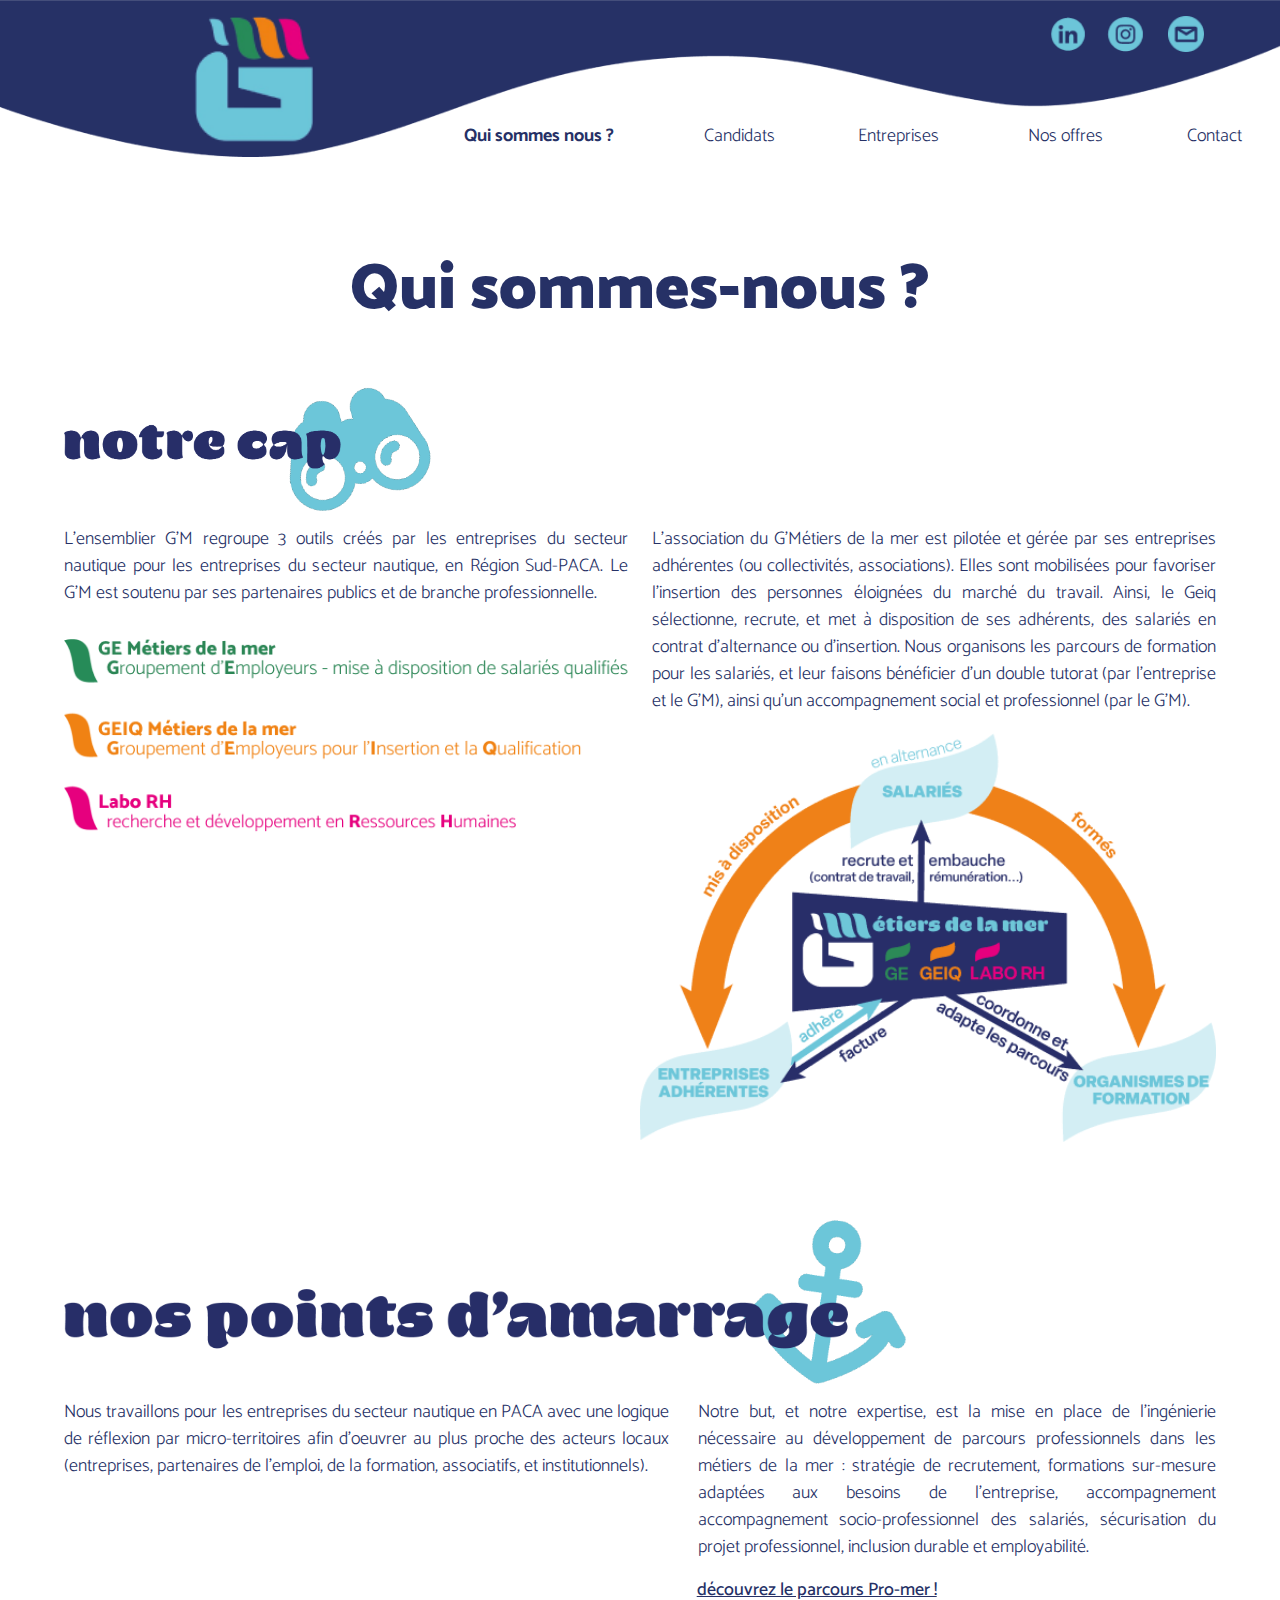
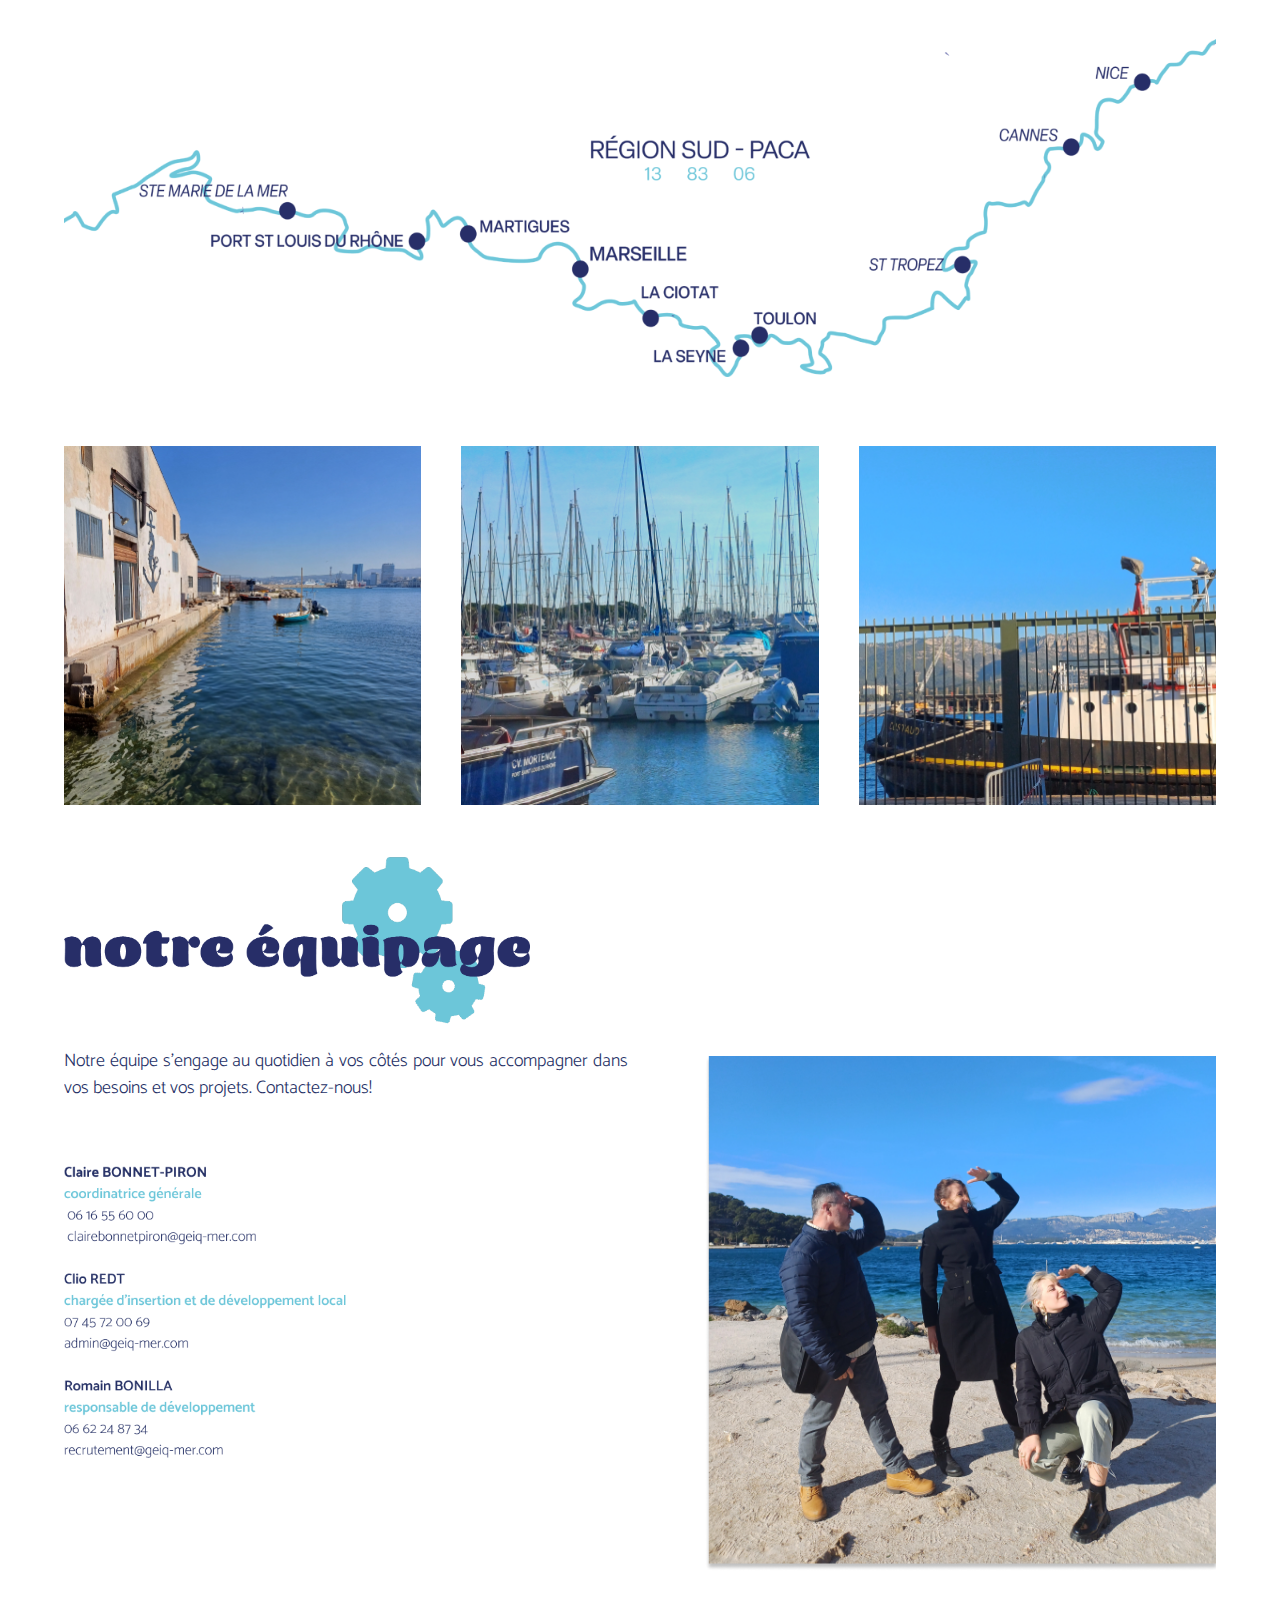
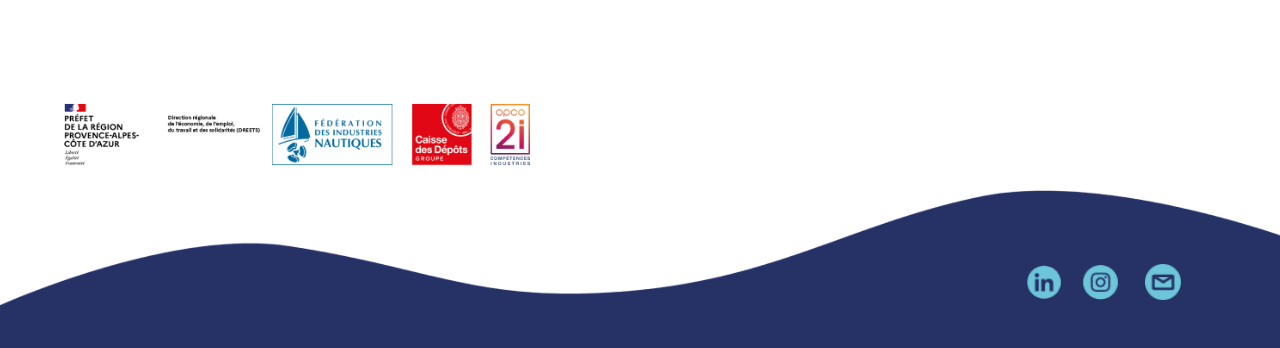
<file: index.html>
<!DOCTYPE html>
<html lang="fr">
<head>
    <meta charset="UTF-8">
    <meta name="viewport" content="width=device-width, initial-scale=1.0">
    <title>Ma Page avec Navbar</title>
    <link rel="stylesheet" href="style.css">
    <link href="https://cdn.jsdelivr.net/npm/bootstrap@5.3.3/dist/css/bootstrap.min.css" rel="stylesheet" integrity="sha384-QWTKZyjpPEjISv5WaRU9OFeRpok6YctnYmDr5pNlyT2bRjXh0JMhjY6hW+ALEwIH" crossorigin="anonymous">
</head>
<body>
  <header>
    <nav class="navbar">
        <img src="assets/img/Logo_GMetiersdelamer_reduit-removebg-preview_1.png" alt="Logo de mon site" class="logo">
        <div class="social-links">
            <a href="lien-vers-reseau-social1" class="social-link-1"><img src="assets/img/linkedinicone_1.png" alt="Réseau Social 1"></a>
            <a href="lien-vers-reseau-social2" class="social-link-2"><img src="assets/img/instaicone_1.png" alt="Réseau Social 2"></a>
            <a href="lien-vers-reseau-social3" class="social-link-3" ><img src="assets/img/email_1.png" alt="Réseau Social 3"></a>
        </div>
        <div class="custom-links">
          <a href="index.html" class="custom-link-1 catamaran-bold-2 mt-custom-font text-color-p">Qui sommes nous ?</a>
          <a href="candidats.html" class="custom-link-2 catamaran-light mt-custom-font text-color-p">Candidats</a>
          <a href="entreprises.html" class="custom-link-3 catamaran-light mt-custom-font text-color-p">Entreprises</a>
          <a href="offres.php" class="custom-link-4 catamaran-light mt-custom-font text-color-p">Nos offres</a>
          <a href="contact.html" class="custom-link-5 catamaran-light mt-custom-font text-color-p">Contact</a>
        </div>
        <img src="assets/img/MENU_BURGER_1.png" alt="Menu" class="menu-burger" data-bs-toggle="offcanvas" data-bs-target="#offcanvasRight" aria-controls="offcanvasRight">
    
        <!-- Offcanvas menu -->
        <div class="offcanvas offcanvas-end" tabindex="-1" id="offcanvasRight" aria-labelledby="offcanvasRightLabel" style="width:66%;">
            <div class="offcanvas-header">
                <h5 id="offcanvasRightLabel">Menu</h5>
                <button type="button" class="btn-close text-reset" data-bs-dismiss="offcanvas" aria-label="Close"></button>
            </div>
            <div class="offcanvas-body">
                <div class="custom-buger-links">
                    <a href="index.html" class="custom-link-1 d-block catamaran-bold-2">Qui sommes nous ?</a>
                    <a href="candidats.html" class="custom-link-2 d-block catamaran-light">Candidats</a>
                    <a href="entreprises.html" class="custom-link-3 d-block catamaran-light">Entreprises</a>
                    <a href="offres.php" class="custom-link-4 d-block catamaran-light">Nos offres</a>
                    <a href="contact.html" class="custom-link-5 d-block catamaran-light">Contact</a>
                </div>
            </div>
        </div>
    </nav>
  </header>

  <main class="overflow-hidden">
    <div class="container-1 custom-container mt-5">
      <div class="row justify-content-center">
        <div class="col-12 col-md-7 text-center mt-5">
          <h1 class="title-font-size-ultra-xxl text-color-p catamaran-bold-3">Qui sommes-nous ?</h1>
        </div>
      </div>
      <img src="assets/img/notre_cap.png" alt="Image PC" class="col-md-4 cs-notre-cap mt-4">
      <div class="row position-relative ">
        <p class="col-6 custom-col text-justify mt-custom-font text-color-p catamaran-light">L’ensemblier G’M regroupe 3 outils créés par les entreprises du secteur nautique pour les entreprises du secteur nautique, en Région Sud-PACA. Le G’M est soutenu par ses partenaires publics et de branche professionnelle.</p>
        <p class="col-6 text-justify mt-custom-font text-color-p catamaran-light">L’association du G’Métiers de la mer est pilotée et gérée par ses entreprises adhérentes (ou collectivités, associations). Elles sont mobilisées pour favoriser l’insertion des personnes éloignées du marché du travail. Ainsi, le Geiq sélectionne, recrute, et met à disposition de ses adhérents, des salariés en contrat d’alternance ou d’insertion. Nous organisons les parcours de  formation pour les salariés, et leur faisons bénéficier d’un double tutorat (par l’entreprise et le G’M), ainsi qu’un accompagnement social et professionnel (par le G’M).</p>
        <div class="image-container position-absolute w-100">
            <img src="assets/img/Group_15.png" alt="Image mobile" class="image-mobile position-absolute ">
            <img src="assets/img/Group_16.png" alt="Image PC" class="image-desktop col-md-6 position-absolute">
        </div>
      </div>
      <img src="assets/img/schema_fonctionnement_geiq_V15_1.png" alt="Grande image" class="col-12 col-md-6 offset-md-6 start-md-end cm-shema">
    </div>

    <div class="container-2 mt-5 position-relative">
      <!-- Image-Titre (remplacer 'chemin_vers_image_titre.jpg' par le chemin réel) -->
      <img src="assets/img/amarrage.png" alt="Nos Points d'Amarrage" class="img-fluid col-12 col-md-9">
  
      <!-- Image-Carte mobile -->
      <img src="assets/img/cartographie_amarrage_version_tél_1.png" alt="Carte" class="img-fluid mb-4 mb-xxl-5 d-md-none col-12">
  
      <!-- Paragraphes -->
      <div class="d-md-flex justify-content-between"> 
        <p class="text-justify mt-custom-font col-md-custom-1 text-color-p catamaran-light">Nous travaillons pour les entreprises du secteur nautique en PACA avec une logique de réflexion par micro-territoires afin d’oeuvrer au plus proche des acteurs locaux (entreprises, partenaires de l’emploi, de la formation, associatifs, et institutionnels).</p>
        <p class="text-justify mt-custom-font col-md-custom-2 text-color-p catamaran-light">Notre but, et notre expertise, est la mise en place de l’ingénierie nécessaire au développement de parcours professionnels dans les métiers de la mer : stratégie de recrutement, formations sur-mesure adaptées aux besoins de l’entreprise, accompagnement accompagnement socio-professionnel des salariés, sécurisation du projet professionnel, inclusion durable et employabilité.</p>
      </div>
      <div class="row">
        <a href="#" class="custom-afont-size col-md-custom catamaran-bold text-decoration-color-blue text-color-p">découvrez le parcours Pro-mer !</a>
      </div>
      <!-- Image-Carte desktop -->
      <img src="assets/img/cartographie_amarrage_1.png" alt="Carte" class="img-fluid margin-map d-none d-md-block col-md-12 ">
      <!-- Carousel -->
      <div id="monCarousel" class="carousel slide mt-4 col-12 d-md-none" data-bs-ride="carousel" data-bs-interval="10000">
        <!-- Indicateurs -->
        <div class="carousel-indicators">
            <button type="button" data-bs-target="#monCarousel" data-bs-slide-to="0" class="active" aria-current="true" aria-label="Slide 1"></button>
            <button type="button" data-bs-target="#monCarousel" data-bs-slide-to="1" aria-label="Slide 2"></button>
            <button type="button" data-bs-target="#monCarousel" data-bs-slide-to="2" aria-label="Slide 3"></button>
        </div>
    
        <!-- Wrapper pour les slides -->
        <div class="carousel-inner">
            <div class="carousel-item active">
                <img src="assets/img/20230626_093646.png" class="d-block w-100" alt="...">
            </div>
            <div class="carousel-item">
                <img src="assets/img/20240202_171749.png" class="d-block w-100" alt="...">
            </div>
            <div class="carousel-item">
                <img src="assets/img/20240123_085441.png" class="d-block w-100" alt="...">
            </div>
        </div>
      </div>
      <div class="images-3 d-flex justify-content-between mt-md-5">
        <img src="assets/img/20230626_093646.png" alt="..." class="col-md-custom-31 d-none d-md-block">
        <img src="assets/img/20240202_171749.png" alt="..." class="col-md-custom-31 d-none d-md-block">
        <img src="assets/img/20240123_085441.png" alt="..." class="col-md-custom-31 d-none d-md-block">
      </div>
    </div>


    <div class="container-3 mt-5 position-md-relative">
        <!-- Première image 7/12 -->
        <div class="row">
            <img src="assets/img/notre_equipage.png" class="img-fluid col-8 col-md-5 mb-3" alt="Image descriptive">
        </div>
    
        <!-- Seconde image 12/12 -->
        <div class="row pb-md-5">
            <img src="assets/img/photo_équipe_1.png" class="img-fluid col-12 mb-4 d-md-none" alt="Image supplémentaire">
            <p class="col-12 col-md-6 text-justify text-color-p mt-custom-font catamaran-light">Notre équipe s’engage au quotidien à vos côtés pour vous accompagner dans vos besoins et vos projets. Contactez-nous!</p>
            <div class="col-md-6 d-none d-md-flex justify-content-end p-2">
                <img src="assets/img/photo_équipe_1.png" class="img-fluid custom-larger-image" alt="Image supplémentaire">
            </div>
        </div>
        <!-- Image membres PC-->
        <div class="position-md-absolute custom-position col-md-6 d-none d-md-block">
            <img src="assets/img/membres.png" alt="..." class="members-img">
        </div>
        <!-- Image membres mobile-->
        <div class="row d-md-none mb-5">
          <img src="assets/img/membres.png" alt="..." class="members-img col-9 col-sm-7">
        </div>
        <!-- Dernière image 12/12 -->
        <div class="row">
            <img src="assets/img/Group_13.png" class="img-fluid col-12 col-md-5 mb-4 partenaires-img" alt="Image de clôture">
        </div>
    </div>

  </main>
  <footer>
    <div class="footer-bar">
      <div class="social-links-footer">
          <a href="lien-vers-reseau-social1" class="social-link-f1"><img src="assets/img/linkedinicone_1.png" alt="Réseau Social 1"></a>
          <a href="lien-vers-reseau-social2" class="social-link-f2"><img src="assets/img/instaicone_1.png" alt="Réseau Social 2"></a>
          <a href="lien-vers-reseau-social3" class="social-link-f3"><img src="assets/img/email_1.png" alt="Réseau Social 3"></a>
      </div>
  </div>
  </footer>
  <script src="https://cdn.jsdelivr.net/npm/bootstrap@5.3.3/dist/js/bootstrap.bundle.min.js" integrity="sha384-YvpcrYf0tY3lHB60NNkmXc5s9fDVZLESaAA55NDzOxhy9GkcIdslK1eN7N6jIeHz" crossorigin="anonymous"></script>
</body>
</html>
</file>
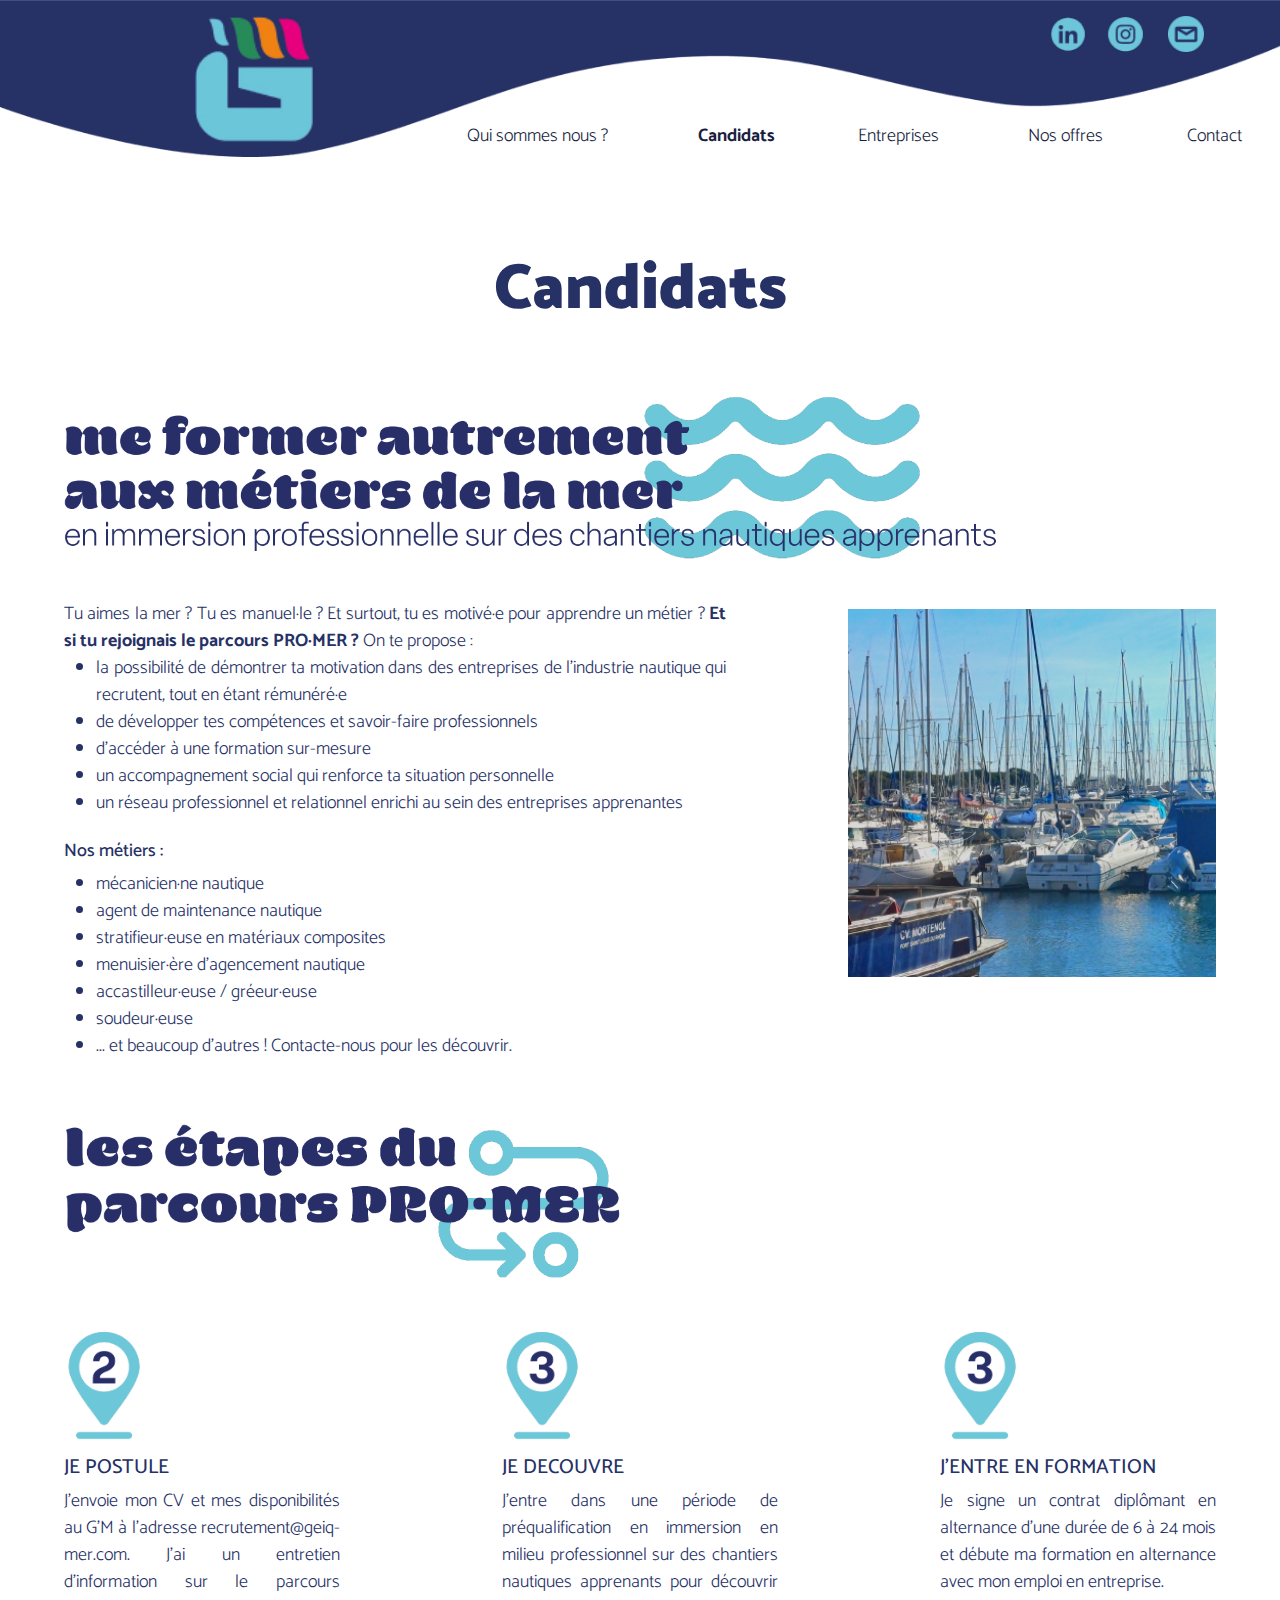
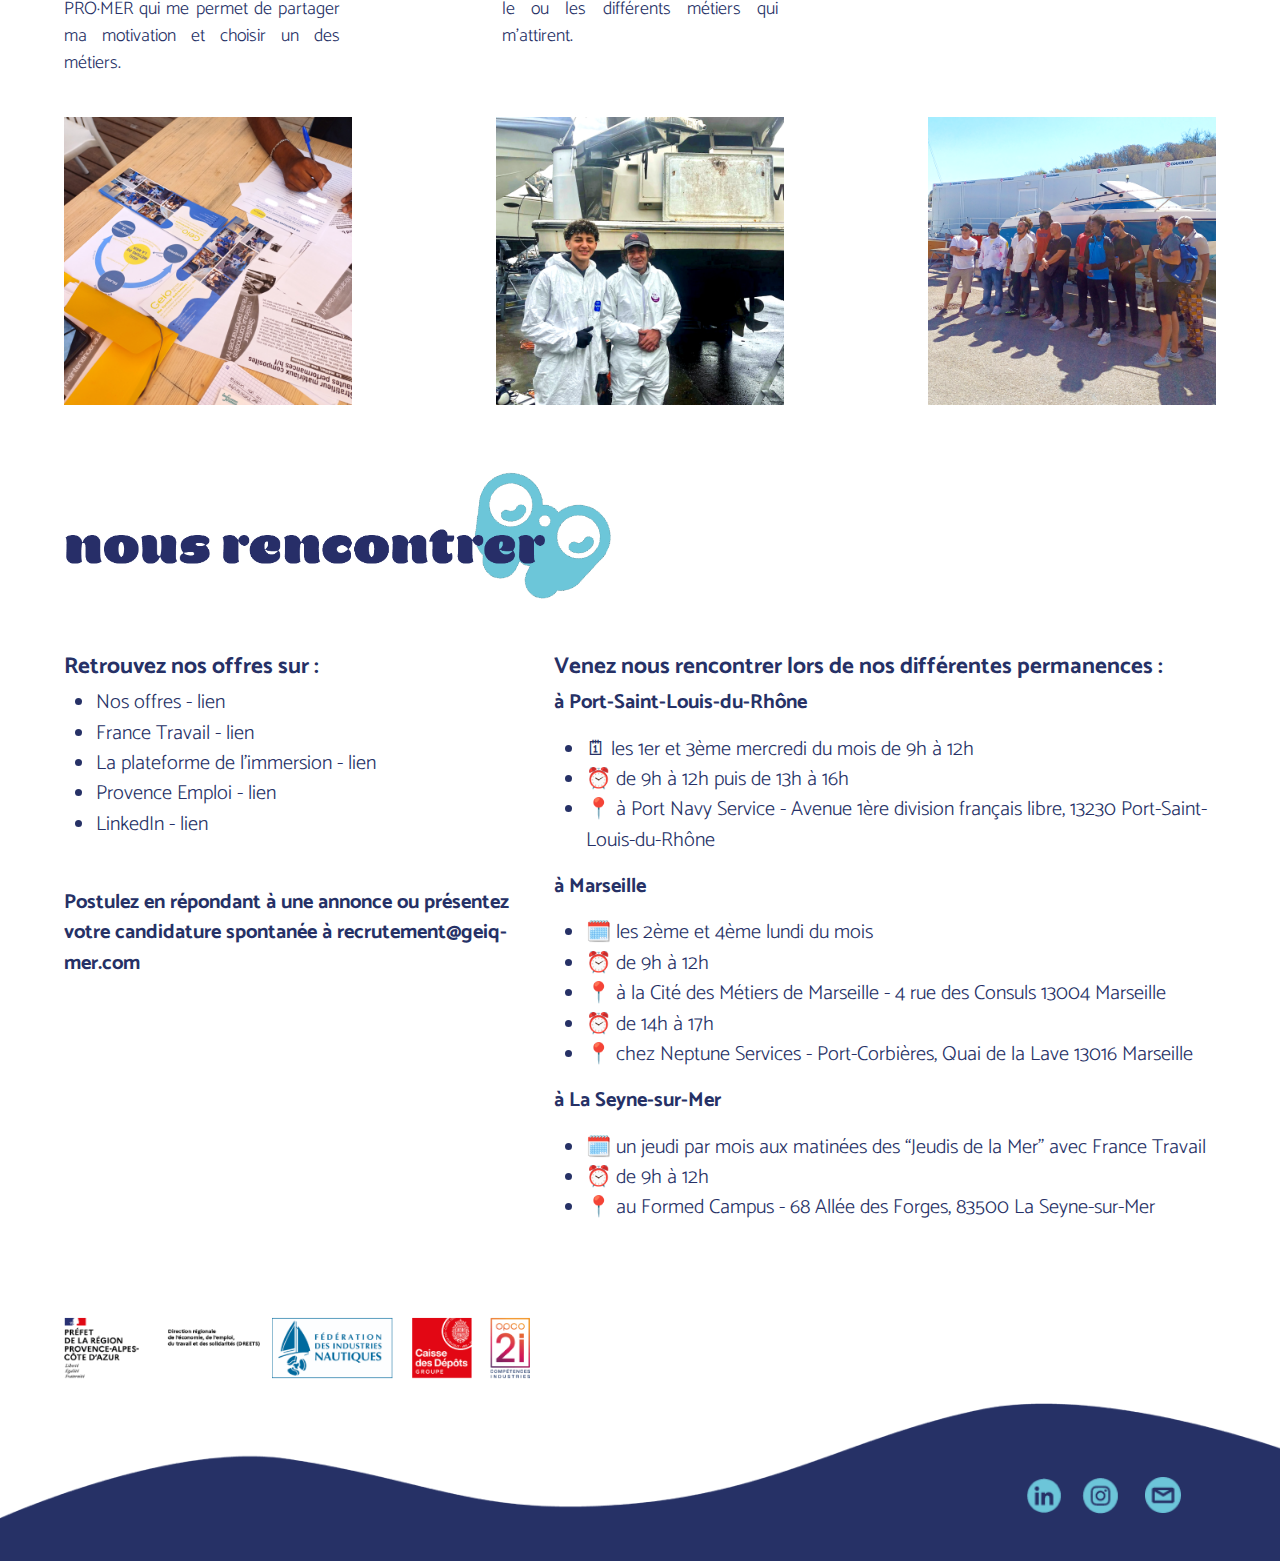
<file: candidats.html>
<!DOCTYPE html>
<html lang="fr">
<head>
    <meta charset="UTF-8">
    <meta name="viewport" content="width=device-width, initial-scale=1.0">
    <title>Ma Page avec Navbar</title>
    <link rel="stylesheet" href="style.css">
    <link href="https://cdn.jsdelivr.net/npm/bootstrap@5.3.3/dist/css/bootstrap.min.css" rel="stylesheet" integrity="sha384-QWTKZyjpPEjISv5WaRU9OFeRpok6YctnYmDr5pNlyT2bRjXh0JMhjY6hW+ALEwIH" crossorigin="anonymous">
</head>
<body>
  <header>
    <nav class="navbar">
        <img src="assets/img/Logo_GMetiersdelamer_reduit-removebg-preview_1.png" alt="Logo de mon site" class="logo">
        <div class="social-links">
            <a href="lien-vers-reseau-social1" class="social-link-1"><img src="assets/img/linkedinicone_1.png" alt="Réseau Social 1"></a>
            <a href="lien-vers-reseau-social2" class="social-link-2"><img src="assets/img/instaicone_1.png" alt="Réseau Social 2"></a>
            <a href="lien-vers-reseau-social3" class="social-link-3" ><img src="assets/img/email_1.png" alt="Réseau Social 3"></a>
        </div>
        <div class="custom-links">
          <a href="index.html" class="custom-link-1 catamaran-light mt-custom-font">Qui sommes nous ?</a>
          <a href="candidats.html" class="custom-link-2  catamaran-bold-2 mt-custom-font">Candidats</a>
          <a href="entreprises.html" class="custom-link-3 catamaran-light mt-custom-font">Entreprises</a>
          <a href="offres.php" class="custom-link-4 catamaran-light mt-custom-font">Nos offres</a>
          <a href="#lien5" class="custom-link-5 catamaran-light mt-custom-font">Contact</a>
        </div>
        <img src="assets/img/MENU_BURGER_1.png" alt="Menu" class="menu-burger" data-bs-toggle="offcanvas" data-bs-target="#offcanvasRight" aria-controls="offcanvasRight">
    
        <!-- Offcanvas menu -->
        <div class="offcanvas offcanvas-end" tabindex="-1" id="offcanvasRight" aria-labelledby="offcanvasRightLabel" style="width:66%;">
            <div class="offcanvas-header">
                <h5 id="offcanvasRightLabel">Menu</h5>
                <button type="button" class="btn-close text-reset" data-bs-dismiss="offcanvas" aria-label="Close"></button>
            </div>
            <div class="offcanvas-body">
                <div class="custom-buger-links">
                    <a href="index.html" class="custom-link-1 d-block catamaran-light">Qui sommes nous ?</a>
                    <a href="candidats.html" class="custom-link-2 d-block catamaran-bold-2">Candidats</a>
                    <a href="entreprises.html" class="custom-link-3 d-block catamaran-light">Entreprises</a>
                    <a href="offres.php" class="custom-link-4 d-block catamaran-light">Actualités</a>
                    <a href="#lien5" class="custom-link-5 d-block catamaran-light">Contact</a>
                </div>
            </div>
        </div>
    </nav>
  </header>

  <main class="overflow-hidden">
    <div class="container-c1 my-5">
      <div class="row justify-content-center">
        <div class="col-12 col-md-5 text-center mt-5">
          <h1 class="title-font-size-ultra-xxl catamaran-bold-3 text-color-p">Candidats</h1>
        </div>
      </div>
      <div class="row">
        <div class="col-12 col-md-9 col-lg-10 mb-4 mt-5">
          <img src="assets/img/meformerautrement.png" class="img-fluid" alt="Une vue inspirante de la mer, symbolisant les opportunités dans l'industrie nautique">
        </div>
      </div>
      <div class="row justify-content-md-between">
        <div class="col-12 col-md-7">
          <p class="text-color-p mb-0 text-justify mt-custom-font text-color-p catamaran-light">Tu aimes la mer ? Tu es manuel·le ? Et surtout, tu es motivé·e pour apprendre un métier ? <span class="catamaran-bold-2">Et si tu rejoignais le parcours PRO·MER ?</span> On te propose :</p>
          <ul class="custom-list text-justify mt-custom-font text-color-p mb-4 catamaran-light">
            <li>la possibilité de démontrer ta motivation dans des entreprises de l’industrie nautique qui recrutent, tout en étant rémunéré·e</li>
            <li>de développer tes compétences et savoir-faire professionnels</li>
            <li>d’accéder à une formation sur-mesure</li>
            <li>un accompagnement social qui renforce ta situation personnelle</li>
            <li>un réseau professionnel et relationnel enrichi au sein des entreprises apprenantes</li>
          </ul>
          <h2 class="text-justify mt-custom-font text-color-p catamaran-bold">Nos métiers :</h2>
          <ul class="custom-list text-justify mt-custom-font text-color-p catamaran-light">
            <li>mécanicien·ne nautique</li>
            <li>agent de maintenance nautique</li>
            <li>stratifieur·euse en matériaux composites</li>
            <li>menuisier·ère d’agencement nautique</li>
            <li>accastilleur·euse / gréeur·euse</li>
            <li>soudeur·euse</li>
            <li>... et beaucoup d’autres ! Contacte-nous pour les découvrir.</li>
          </ul>
        </div>
        <div id="monCarousel" class="carousel slide d-none d-md-block mt-2 custom-col-c col-md-5 col-lg-4 d-none d-md-block" data-bs-ride="carousel" data-bs-interval="10000">
          <!-- Indicateurs -->
          <div class="carousel-indicators">
              <button type="button" data-bs-target="#monCarousel" data-bs-slide-to="0" class="active" aria-current="true" aria-label="Slide 1"></button>
              <button type="button" data-bs-target="#monCarousel" data-bs-slide-to="1" aria-label="Slide 2"></button>
              <button type="button" data-bs-target="#monCarousel" data-bs-slide-to="2" aria-label="Slide 3"></button>
          </div>
      
          <!-- Wrapper pour les slides -->
          <div class="carousel-inner">
              <div class="carousel-item active">
                  <img src="assets/img/20240202_171749.png" class="d-block w-100" alt="...">
              </div>
              <div class="carousel-item">
                  <img src="assets/img/20240202_171749.png" class="d-block w-100" alt="...">
              </div>
              <div class="carousel-item">
                  <img src="assets/img/20240123_085441.png" class="d-block w-100" alt="...">
              </div>
          </div>
        </div>
      </div>

      <div id="monCarousel" class="carousel slide mt-2 col-12 d-md-none" data-bs-ride="carousel" data-bs-interval="10000">
        <!-- Indicateurs -->
        <div class="carousel-indicators">
            <button type="button" data-bs-target="#monCarousel" data-bs-slide-to="0" class="active" aria-current="true" aria-label="Slide 1"></button>
            <button type="button" data-bs-target="#monCarousel" data-bs-slide-to="1" aria-label="Slide 2"></button>
            <button type="button" data-bs-target="#monCarousel" data-bs-slide-to="2" aria-label="Slide 3"></button>
        </div>
    
        <!-- Wrapper pour les slides -->
        <div class="carousel-inner">
            <div class="carousel-item active">
                <img src="assets/img/20240202_171749.png" class="d-block w-100" alt="...">
            </div>
            <div class="carousel-item">
                <img src="assets/img/20240202_171749.png" class="d-block w-100" alt="...">
            </div>
            <div class="carousel-item">
                <img src="assets/img/20240123_085441.png" class="d-block w-100" alt="...">
            </div>
        </div>
      </div>
    </div>
    <div class="container-c2">
      <!-- Première grande image -->
    <div class="row mb-5">
      <div class="col-12 col-md-6">
          <img src="assets/img/etapespromer.png" class="img-fluid" alt="Étapes PRO·MER">
      </div>
  </div>
  <div class="row mb-3 d-none d-md-block">
    <div class="col-md-10 d-flex justify-content-between">
      <div class="col-md-1">
        <img src="assets/img/02deux.png" class="img-fluid" alt="Petite image 2">
      </div>
      <div class="col-md-1">
        <img src="assets/img/03trois.png" class="img-fluid" alt="Petite image 3">
      </div>
      <div class="col-md-1">
        <img src="assets/img/03trois.png" class="img-fluid" alt="Petite image 3">
      </div>
    </div>
  </div>
  <div class="row justify-content-md-between">
        <div class="row d-md-none">
          <div class="col-3 mb-3 col-md-2 d-md-none">
              <img src="assets/img/01un.png" class="img-fluid" alt="Petite image 1">
          </div>
        </div>
        <div class="col-12 col-md-custom-ledppm">
            <div class="mt-custom-font text-color-p">
                <h3 class="catamaran-bold text-color-p mt-custom-font">JE POSTULE</h3>
                <p class="catamaran-light text-justify text-color-p">J’envoie mon CV et mes disponibilités au G’M à l’adresse recrutement@geiq-mer.com.
                  J’ai un entretien
                   d’information sur le
                   parcours PRO·MER qui
                   me permet de partager ma motivation et choisir
                   un des métiers.</p>
            </div>
        </div>
      <div class="row d-md-none justify-content-between">
        <div class="col-3 mb-3 col-md-2 d-md-none">
            <img src="assets/img/02deux.png" class="img-fluid" alt="Petite image 2">
        </div>
        <div class="col-8 col-md-5 d-md-none">
            <img src="assets/img/fadiregis.png" class="img-fluid" alt="Grande image Fadi Régis">
        </div>
      </div>
        <div class="col-12 col-md-custom-ledppm mt-custom-font text-color-p">
            <h3 class="catamaran-bold text-color-p mt-custom-font">JE DECOUVRE</h3>
            <p class="catamaran-light text-justify text-color-p">J’entre dans une période
              de préqualification en
              immersion en milieu
              professionnel sur des
              chantiers nautiques
              apprenants pour découvrir le ou les différents métiers qui m’attirent.</p>
        </div>


    
      <div class="row d-md-none justify-content-between">
        <div class="col-3 mb-3 col-md-2 d-md-none">
            <img src="assets/img/03trois.png" class="img-fluid" alt="Petite image 3">
        </div>
        <div class="col-8 col-md-5 d-md-none">
            <img src="assets/img/cohorteprequalif.png" class="img-fluid" alt="Grande image Cohorte Préqualif">
        </div>
      </div>
        <div class="col-12 col-md-custom-ledppm mt-custom-font text-color-p">
            <h3 class="catamaran-bold text-color-p mt-custom-font">J’ENTRE EN FORMATION</h3>
            <p class="catamaran-light text-justify text-color-p">Je signe un contrat
              diplômant en alternance d’une durée de 6 à 24 mois
              et débute ma formation
              en alternance avec mon
              emploi en entreprise.</p>
        </div>
      </div>

        <div class="mb-3 d-none d-md-flex justify-content-between mt-4">
              <img src="assets/img/entretien.png" class="img-fluid col-md-3" alt="Petite image 2">
              <img src="assets/img/fadiregis.png" class="img-fluid col-md-3" alt="Petite image 3">
              <img src="assets/img/cohorteprequalif.png" class="img-fluid col-md-3" alt="Petite image 3">
          </div>
        </div>
  </div>
    <div class="container-c3">
      <div class="row mt-5">
          <img src="assets/img/nousrencontrer.png" alt="" class="col-12 col-md-6">
      </div>
      <div class="row mt-4">
        <div class="col-12 col-md-5 catamaran-light text-color-p mt-custom-font">
          <h2 class="title-font-size-xl catamaran-bold-2 text-color-p">Retrouvez nos offres sur : </h2>
          <ul class="mb-5 catamaran-light text-color-p mt-custom-font">
            <li>Nos offres - lien</li>
            <li>France Travail - lien </li>
            <li>La plateforme de l’immersion - lien</li>
            <li>Provence Emploi - lien</li>
            <li>LinkedIn - lien</li>
          </ul>
          <p class="catamaran-bold-2 text-color-p mt-custom-font">Postulez en répondant à une annonce ou présentez votre candidature spontanée à recrutement@geiq-mer.com</p>
        </div>
        <div class="col-12 col-md-7 catamaran-light text-color-p mt-custom-font">
          <h2 class="catamaran-bold-2 text-color-p title-font-size-xl">Venez nous rencontrer lors de nos différentes permanences : </h2>
          <p class="catamaran-bold-2 text-color-p mt-custom-font">à Port-Saint-Louis-du-Rhône</p>
          <ul class="catamaran-light text-color-p mt-custom-font">
              <li>🗓 les 1er et 3ème mercredi du mois de 9h à 12h</li>
              <li>⏰ de 9h à 12h puis de 13h à 16h</li>
              <li>📍 à Port Navy Service - Avenue 1ère division français libre, 13230 Port-Saint-Louis-du-Rhône</li>
          </ul>
          <p class="catamaran-bold-2 text-color-p mt-custom-font">à Marseille</p>
          <ul class="catamaran-light text-color-p mt-custom-font">
              <li>🗓️ les 2ème et 4ème lundi du mois </li>
              <li>⏰ de 9h à 12h </li>
              <li>📍 à la Cité des Métiers de Marseille - 4 rue des Consuls 13004 Marseille</li>
              <li>⏰ de 14h à 17h </li>
              <li>📍 chez Neptune Services - Port-Corbières, Quai de la Lave 13016 Marseille</li>
          </ul>
          <p class="catamaran-bold-2 text-color-p mt-custom-font">à La Seyne-sur-Mer </p>
          <ul class="catamaran-light text-color-p mt-custom-font">
              <li>🗓️ un jeudi par mois aux matinées des “Jeudis de la Mer” avec France Travail</li>
              <li>⏰ de 9h à 12h</li>
              <li>📍 au Formed Campus - 68 Allée des Forges, 83500 La Seyne-sur-Mer</li>
          </ul>
        </div>
      </div>
      <div class="row">
        <img src="assets/img/Group_13.png" class="img-fluid col-12 col-md-5 mb-4 partenaires-img" alt="Image de clôture">
      </div>
    </div>
  </main>
  <footer>
    <div class="footer-bar">
      <div class="social-links-footer">
          <a href="lien-vers-reseau-social1" class="social-link-f1"><img src="assets/img/linkedinicone_1.png" alt="Réseau Social 1"></a>
          <a href="lien-vers-reseau-social2" class="social-link-f2"><img src="assets/img/instaicone_1.png" alt="Réseau Social 2"></a>
          <a href="lien-vers-reseau-social3" class="social-link-f3"><img src="assets/img/email_1.png" alt="Réseau Social 3"></a>
      </div>
  </div>
  </footer>
  <script src="https://cdn.jsdelivr.net/npm/bootstrap@5.3.3/dist/js/bootstrap.bundle.min.js" integrity="sha384-YvpcrYf0tY3lHB60NNkmXc5s9fDVZLESaAA55NDzOxhy9GkcIdslK1eN7N6jIeHz" crossorigin="anonymous"></script>
</body>
</html>
</file>
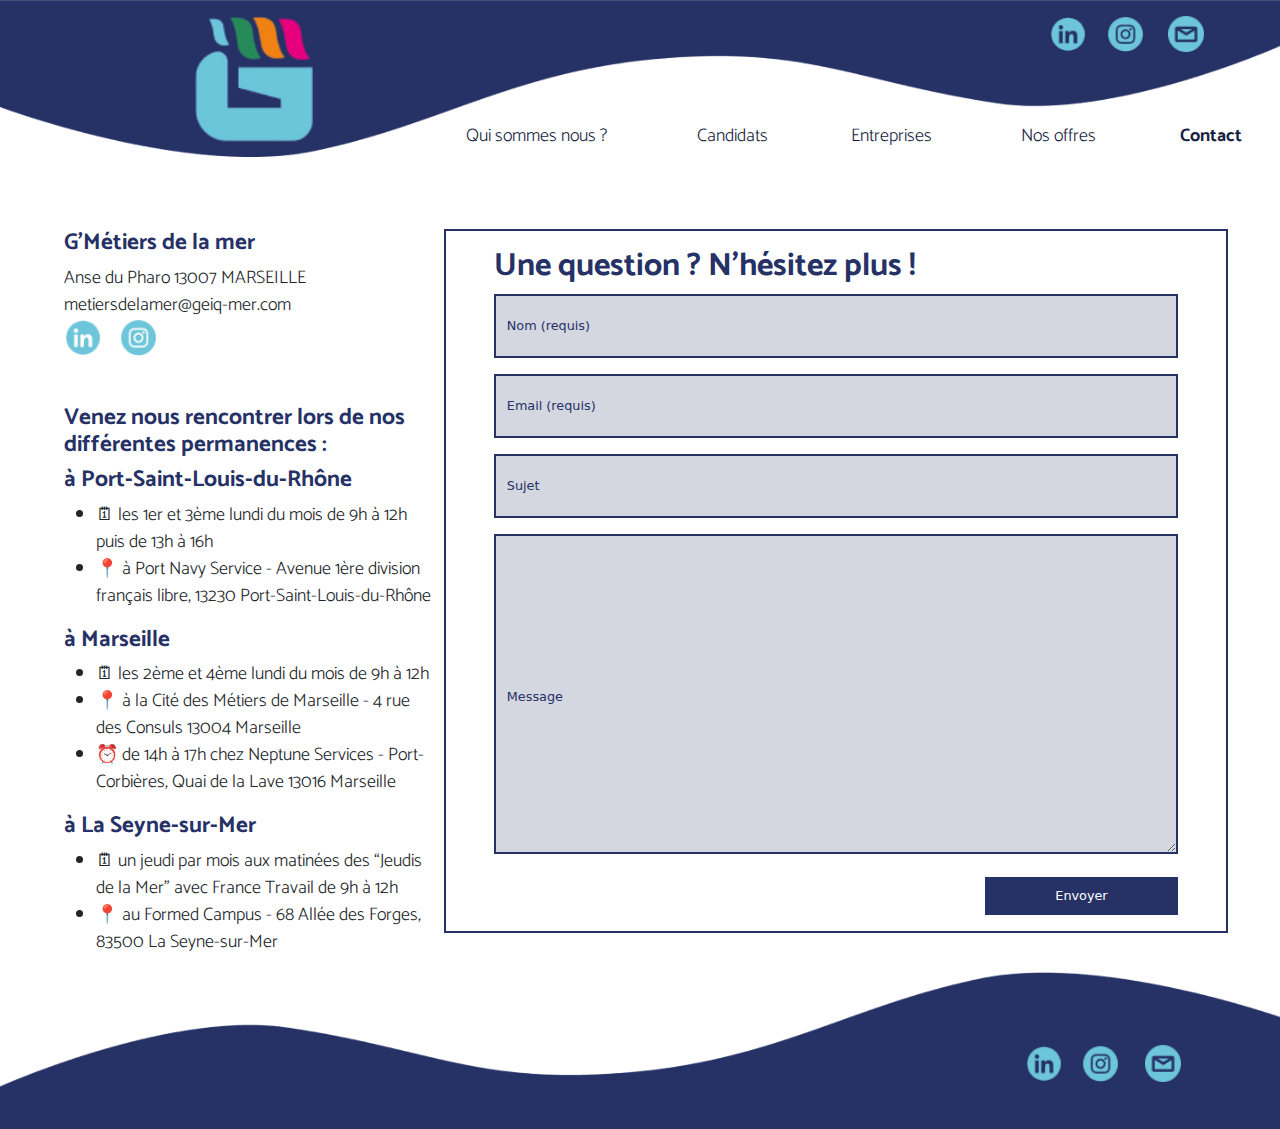
<file: contact.html>
<!DOCTYPE html>
<html lang="fr">
<head>
    <meta charset="UTF-8">
    <meta name="viewport" content="width=device-width, initial-scale=1.0">
    <title>Contact</title>
    <link rel="stylesheet" href="style.css">
    <link rel="stylesheet" href="contact.css">
    <link href="https://cdn.jsdelivr.net/npm/bootstrap@5.3.3/dist/css/bootstrap.min.css" rel="stylesheet">
</head>
<body>
    <header>
        <nav class="navbar">
            <img src="assets/img/Logo_GMetiersdelamer_reduit-removebg-preview_1.png" alt="Logo de mon site" class="logo">
            <div class="social-links">
                <a href="lien-vers-reseau-social1" class="social-link-1"><img src="assets/img/linkedinicone_1.png" alt="Réseau Social 1"></a>
                <a href="lien-vers-reseau-social2" class="social-link-2"><img src="assets/img/instaicone_1.png" alt="Réseau Social 2"></a>
                <a href="lien-vers-reseau-social3" class="social-link-3" ><img src="assets/img/email_1.png" alt="Réseau Social 3"></a>
            </div>
            <div class="custom-links">
              <a href="index.html" class="custom-link-1 catamaran-light mt-custom-font">Qui sommes nous ?</a>
              <a href="candidats.html" class="custom-link-2 catamaran-light mt-custom-font">Candidats</a>
              <a href="entreprises.html" class="custom-link-3 catamaran-light mt-custom-font">Entreprises</a>
              <a href="offres.php" class="custom-link-4 catamaran-light mt-custom-font">Nos offres</a>
              <a href="contact.html" class="custom-link-5 catamaran-bold-2 mt-custom-font">Contact</a>
            </div>
            <img src="assets/img/MENU_BURGER_1.png" alt="Menu" class="menu-burger" data-bs-toggle="offcanvas" data-bs-target="#offcanvasRight" aria-controls="offcanvasRight">
        
            <!-- Offcanvas menu -->
            <div class="offcanvas offcanvas-end" tabindex="-1" id="offcanvasRight" aria-labelledby="offcanvasRightLabel" style="width:66%;">
                <div class="offcanvas-header">
                    <h5 id="offcanvasRightLabel">Menu</h5>
                    <button type="button" class="btn-close text-reset" data-bs-dismiss="offcanvas" aria-label="Close"></button>
                </div>
                <div class="offcanvas-body">
                    <div class="custom-buger-links">
                        <a href="index.html" class="custom-link-1 d-block catamaran-light">Qui sommes nous ?</a>
                        <a href="candidats.html" class="custom-link-2 d-block ccatamaran-light">Candidats</a>
                        <a href="entreprises.html" class="custom-link-3 d-block catamaran-light">Entreprises</a>
                        <a href="offres.php" class="custom-link-4 d-block catamaran-light">Actualités</a>
                        <a href="contact.html" class="custom-link-5 d-block catamaran-bold-2">Contact</a>
                    </div>
                </div>
                </div>
            </div>
        </nav>
    </header>
    <main class=" mt-4">
        <div class="col-md-8 visible-blue-border mt-20 px-4 py-3 mt d-md-none">
            <h2 class="catamaran-bold-2 text-color-p title-font-size-med-xxl ">Une question ? N'hésitez plus !</h2>
            <form action="contact.php" method="post">
                <div class="mb-3 position-relative">
                    <input type="text" class="input-custom" id="name" name="name" placeholder="Nom (requis)" required>
                    <label for="name" class="label-custom">Nom (requis)</label>
                </div>
                <div class="mb-3 position-relative">
                    <input type="email" class="input-custom" id="email" name="email" placeholder="Email (requis)" required>
                    <label for="email" class="label-custom">Email (requis)</label>
                </div>
                <div class="mb-3 position-relative">
                    <input type="text" class="input-custom" id="subject" name="subject" placeholder="Sujet">
                    <label for="subject" class="label-custom">Sujet</label>
                </div>
                <div class="mb-3 position-relative">
                    <textarea class="input-custom" id="message" name="message" rows="5" placeholder="Message" required></textarea>
                    <label for="message" class="label-custom">Message</label>
                </div>
                <div class="text-right mt-1">
                    <button type="submit" class="button-custom">Envoyer</button>
                </div>
            </form>
        </div>
        <div class="row">
            <div class="col-md-4 pt-5 mt-custom-font">
                <h2 class="catamaran-bold-2 text-color-p title-font-size-xl">G'Métiers de la mer</h2>
                <p class="catamaran-light mb-0">Anse du Pharo 13007 MARSEILLE</p>
                <p class="catamaran-light mb-0">metiersdelamer@geiq-mer.com</p>
                <div class="social-links-inline mb-5">
                  <a href="lien-vers-reseau-social1" class="social-link-1"><img src="assets/img/linkedinicone_1.png" alt="Réseau Social 1"></a>
                  <a href="lien-vers-reseau-social2" class="social-link-2"><img src="assets/img/instaicone_1.png" alt="Réseau Social 2"></a>
                </div>
                <h3 class="catamaran-bold-2 text-color-p title-font-size-xl">Venez nous rencontrer lors de nos différentes permanences :</h3>
                <h4 class="catamaran-bold-2 text-color-p title-font-size-xl">à Port-Saint-Louis-du-Rhône</h4>
                <ul class="catamaran-light">
                    <li>🗓 les 1er et 3ème lundi du mois de 9h à 12h puis de 13h à 16h</li>
                    <li>📍 à Port Navy Service - Avenue 1ère division français libre, 13230 Port-Saint-Louis-du-Rhône</li>
                </ul>
                <h4 class="catamaran-bold-2 text-color-p title-font-size-xl">à Marseille</h4>
                <ul class="catamaran-light">
                    <li>🗓 les 2ème et 4ème lundi du mois de 9h à 12h</li>
                    <li>📍 à la Cité des Métiers de Marseille - 4 rue des Consuls 13004 Marseille</li>
                    <li>⏰ de 14h à 17h chez Neptune Services - Port-Corbières, Quai de la Lave 13016 Marseille</li>
                </ul>
                <h4 class="catamaran-bold-2 text-color-p title-font-size-xl">à La Seyne-sur-Mer</h4>
                <ul class="catamaran-light">
                    <li>🗓 un jeudi par mois aux matinées des “Jeudis de la Mer” avec France Travail de 9h à 12h</li>
                    <li>📍 au Formed Campus - 68 Allée des Forges, 83500 La Seyne-sur-Mer</li>
                </ul>
            </div>
            <div class="col-md-8 visible-blue-border mt-5 px-5 py-3 d-none d-md-block">
                <h2 class="catamaran-bold-2 text-color-p title-font-size-med-xxl">Une question ? N'hésitez plus !</h2>
                <form action="contact.php" method="post">
                    <div class="mb-3 position-relative">
                        <input type="text" class="input-custom" id="name" name="name" placeholder="Nom (requis)" required>
                        <label for="name" class="label-custom">Nom (requis)</label>
                    </div>
                    <div class="mb-3 position-relative">
                        <input type="email" class="input-custom" id="email" name="email" placeholder="Email (requis)" required>
                        <label for="email" class="label-custom">Email (requis)</label>
                    </div>
                    <div class="mb-3 position-relative">
                        <input type="text" class="input-custom" id="subject" name="subject" placeholder="Sujet">
                        <label for="subject" class="label-custom">Sujet</label>
                    </div>
                    <div class="mb-3 position-relative">
                        <textarea class="input-custom" id="message" name="message" rows="5" placeholder="Message" required></textarea>
                        <label for="message" class="label-custom">Message</label>
                    </div>
                    <div class="text-right mt-1">
                        <button type="submit" class="button-custom">Envoyer</button>
                    </div>
                </form>
            </div>
        </div>
    </main>
    <footer>
        <div class="footer-bar">
          <div class="social-links-footer">
              <a href="lien-vers-reseau-social1" class="social-link-f1"><img src="assets/img/linkedinicone_1.png" alt="Réseau Social 1"></a>
              <a href="lien-vers-reseau-social2" class="social-link-f2"><img src="assets/img/instaicone_1.png" alt="Réseau Social 2"></a>
              <a href="lien-vers-reseau-social3" class="social-link-f3"><img src="assets/img/email_1.png" alt="Réseau Social 3"></a>
          </div>
      </div>
    </footer>
    <script src="https://cdn.jsdelivr.net/npm/bootstrap@5.3.3/dist/js/bootstrap.bundle.min.js"></script>
</body>
</html>
</file>
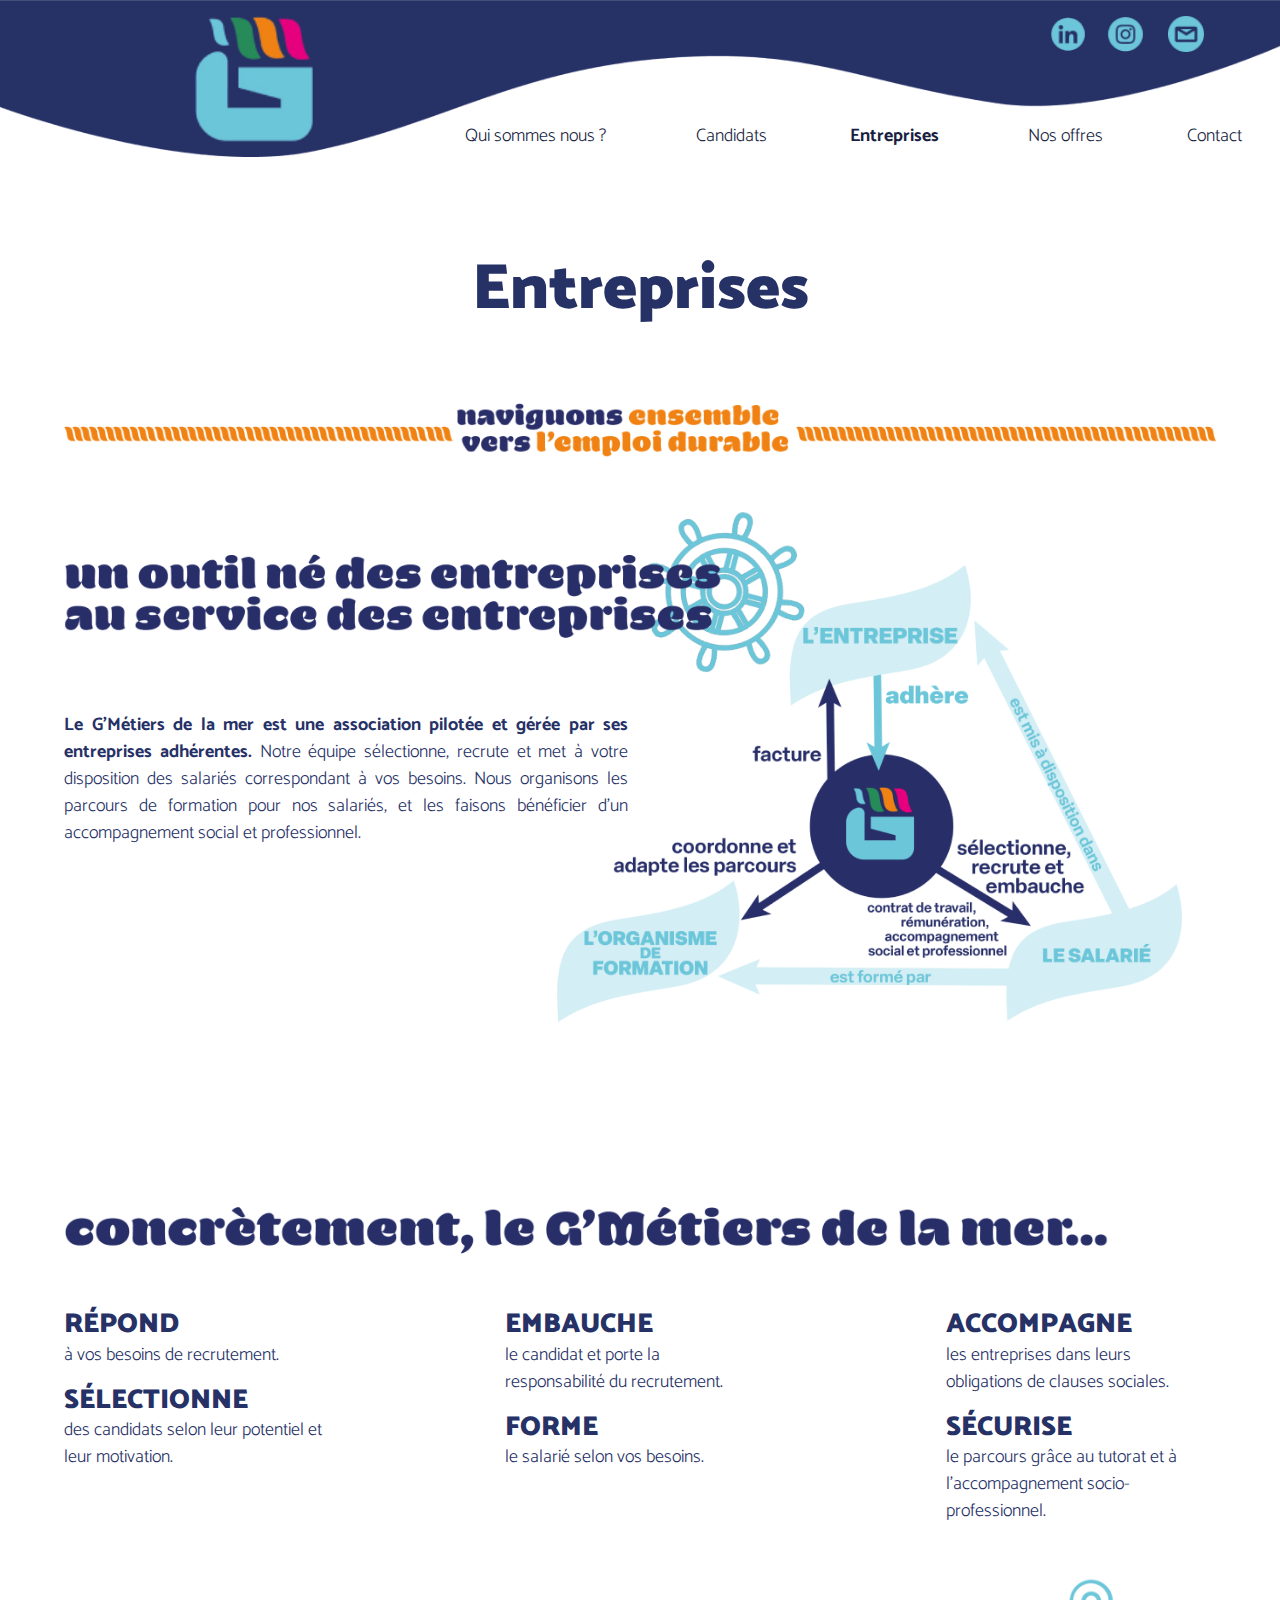
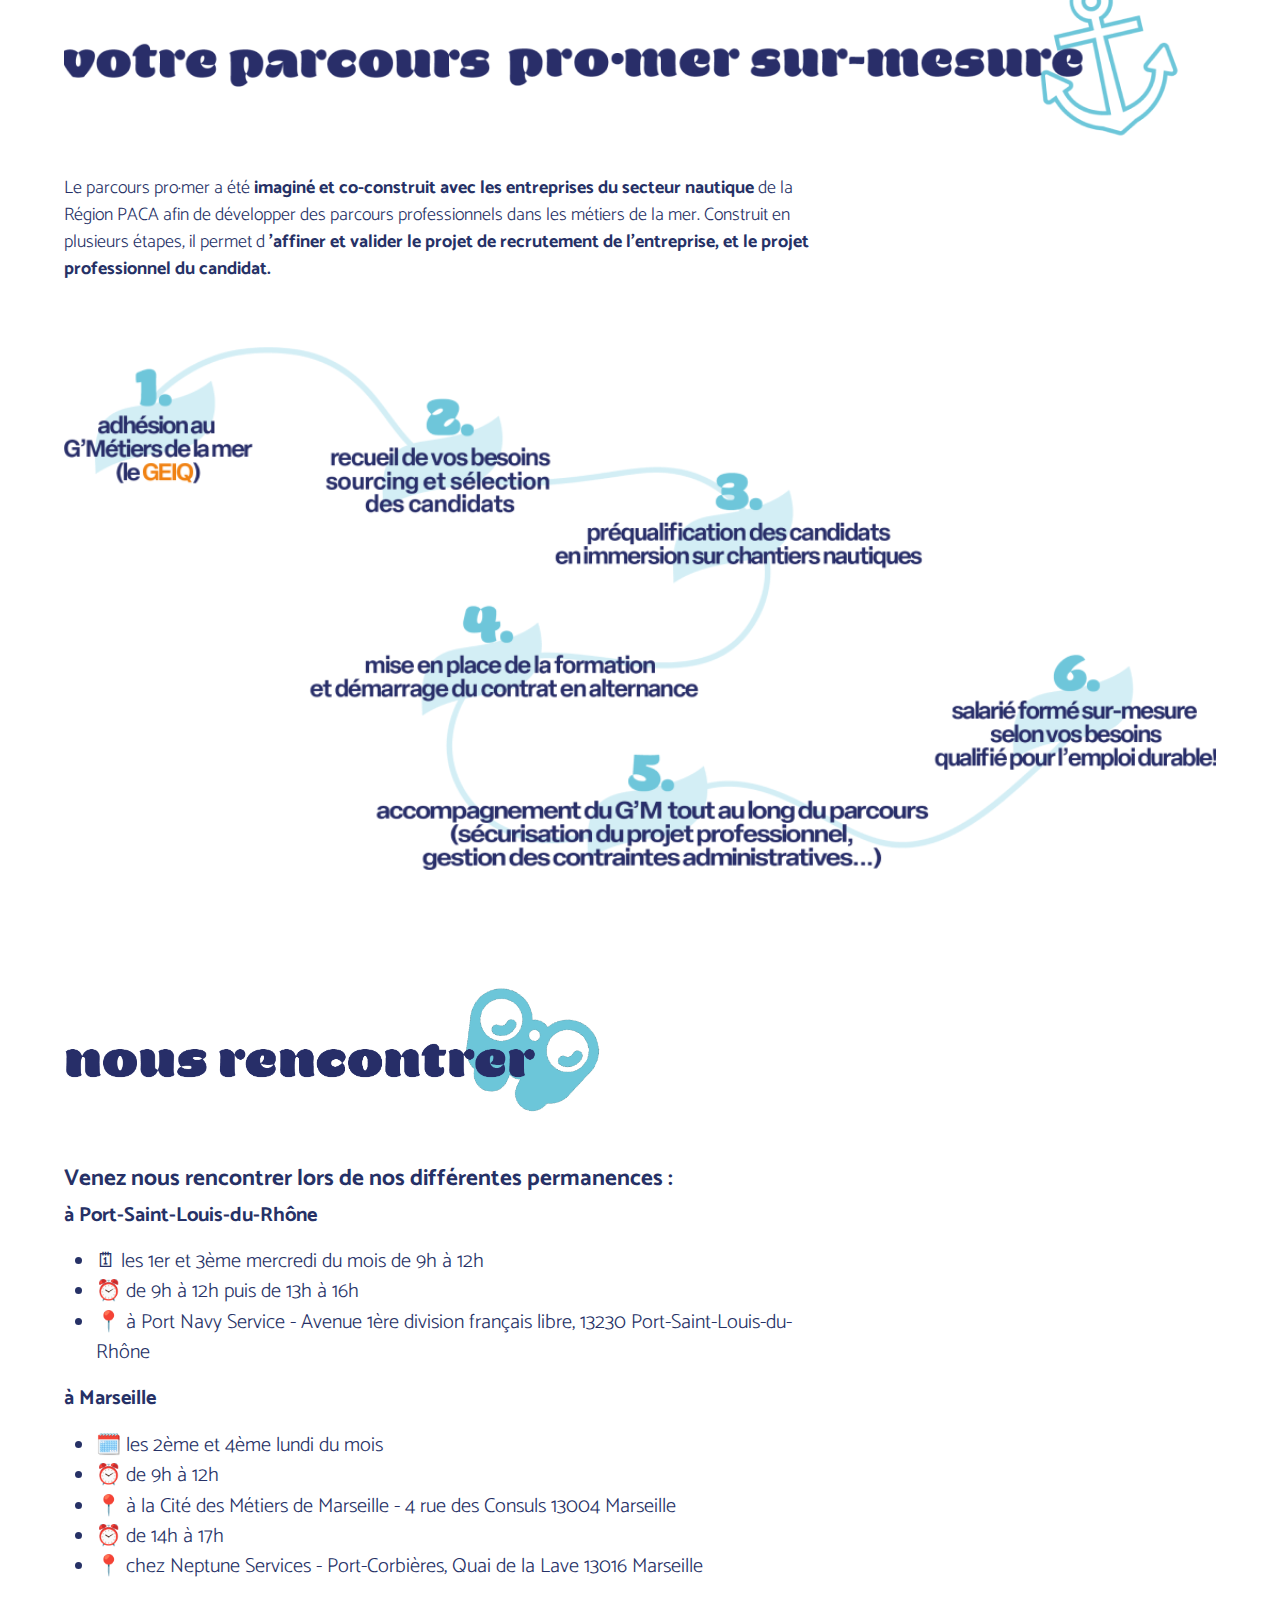
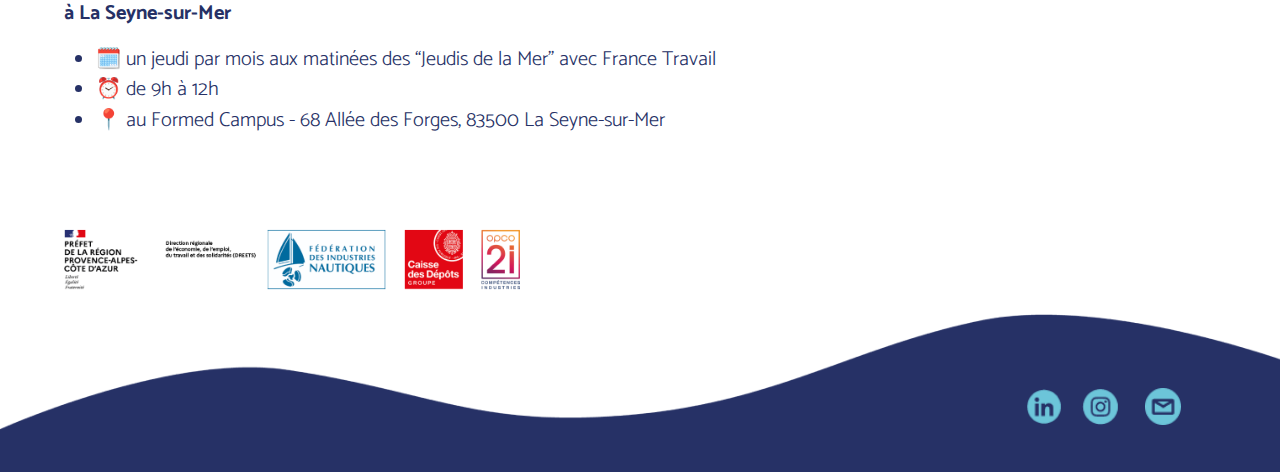
<file: entreprises.html>
<!DOCTYPE html>
<html lang="fr">
<head>
    <meta charset="UTF-8">
    <meta name="viewport" content="width=device-width, initial-scale=1.0">
    <title>Ma Page avec Navbar</title>
    <link rel="stylesheet" href="style.css">
    <link href="https://cdn.jsdelivr.net/npm/bootstrap@5.3.3/dist/css/bootstrap.min.css" rel="stylesheet" integrity="sha384-QWTKZyjpPEjISv5WaRU9OFeRpok6YctnYmDr5pNlyT2bRjXh0JMhjY6hW+ALEwIH" crossorigin="anonymous">
</head>
<body>
  <header>
    <nav class="navbar">
        <img src="assets/img/Logo_GMetiersdelamer_reduit-removebg-preview_1.png" alt="Logo de mon site" class="logo">
        <div class="social-links">
            <a href="lien-vers-reseau-social1" class="social-link-1"><img src="assets/img/linkedinicone_1.png" alt="Réseau Social 1"></a>
            <a href="lien-vers-reseau-social2" class="social-link-2"><img src="assets/img/instaicone_1.png" alt="Réseau Social 2"></a>
            <a href="lien-vers-reseau-social3" class="social-link-3" ><img src="assets/img/email_1.png" alt="Réseau Social 3"></a>
        </div>
        <div class="custom-links">
          <a href="index.html" class="custom-link-1 catamaran-light mt-custom-font">Qui sommes nous ?</a>
          <a href="candidats.html" class="custom-link-2 catamaran-light mt-custom-font">Candidats</a>
          <a href="entreprises.html" class="custom-link-3 catamaran-bold-2 mt-custom-font">Entreprises</a>
          <a href="offres.php" class="custom-link-4 catamaran-light mt-custom-font">Nos offres</a>
          <a href="contact.html" class="custom-link-5 catamaran-light mt-custom-font">Contact</a>
        </div>
        <img src="assets/img/MENU_BURGER_1.png" alt="Menu" class="menu-burger" data-bs-toggle="offcanvas" data-bs-target="#offcanvasRight" aria-controls="offcanvasRight">
    
        <!-- Offcanvas menu -->
        <div class="offcanvas offcanvas-end" tabindex="-1" id="offcanvasRight" aria-labelledby="offcanvasRightLabel" style="width:66%;">
            <div class="offcanvas-header">
                <h5 id="offcanvasRightLabel">Menu</h5>
                <button type="button" class="btn-close text-reset" data-bs-dismiss="offcanvas" aria-label="Close"></button>
            </div>
            <div class="offcanvas-body">
                <div class="custom-buger-links">
                    <a href="index.html" class="custom-link-1 d-block catamaran-light">Qui sommes nous ?</a>
                    <a href="candidats.html" class="custom-link-2 d-block ccatamaran-light">Candidats</a>
                    <a href="entreprises.html" class="custom-link-3 d-block catamaran-bold-2">Entreprises</a>
                    <a href="offres.php" class="custom-link-4 d-block catamaran-light">Actualités</a>
                    <a href="contact.html" class="custom-link-5 d-block catamaran-light">Contact</a>
                </div>
            </div>
            </div>
        </div>
    </nav>
  </header>

  <main class="overflow-hidden">
    <div class="container-e1 custom-container mt-5 position-relative mb-20vw">
        <div class="row justify-content-center my-5">
          <div class="col-12 col-md-5 text-center text-color-p mt-5">
            <h1 class="catamaran-bold-3 title-font-size-ultra-xxl">Entreprises</h1>
          </div>
        </div>
        <div class="row">
            <div class="my-2">
                <img src="assets/img/naviguons.png" class="img-fluid col-12" alt="Description de l'image 1">
            </div>
        </div>

        <!-- Deuxième image -->
        <div class="row">
            <div class="my-2">
                <img src="assets/img/outil-entreprises.png" class="img-fluid col-12 col-md-8" alt="Description de l'image 2">
            </div>
        </div>

        <!-- Paragraphe -->
        <div class="row">
            <div class="col-12 col-md-6 my-2 text-justify text-color-p mt-custom-font catamaran-light ">
                <p><span class="catamaran-bold-2">Le G’Métiers de la mer est une association pilotée et gérée par ses entreprises adhérentes.</span>
                    Notre équipe sélectionne, recrute et met à votre disposition des salariés correspondant à vos besoins. 
                    Nous organisons les parcours de formation pour nos salariés, et les faisons bénéficier d’un accompagnement social et professionnel.</p>
            </div>
        </div>

        <!-- Troisième image -->
        <div class="row">
            <div class="my-2">
                <img src="assets/img/schema-fonctionnement-pour-entreprises.png" class="img-fluid col-12 d-md-none" alt="Description de l'image 3">
            </div>
        </div>
        
        <div class="my-2 position-absolute custom-position-shema-e">
            <img src="assets/img/schema-fonctionnement-pour-entreprises.png" class="img-fluid col-12 d-none d-md-block" alt="Description de l'image 3">
        </div>

    </div>

    <div class="container-e2">
        <div class="row my-5">
            <div class="">
                <img src="assets/img/concretement.png" class="img-fluid col-12 col-md-11" alt="Votre image">
            </div>
        </div>

        <div class="row justify-content-md-between">
            <div class="col-12 col-md-3">
                <div class="">
                    <h3 class="text-color-p title-font-size-xxl catamaran-bold-3 m-0">RÉPOND</h3>
                    <p class="catamaran-light text-color-p mt-custom-font">à vos besoins de recrutement.</p>
                </div>
            


                <div class="">
                    <h3 class="text-color-p title-font-size-xxl catamaran-bold-3 m-0">SÉLECTIONNE</h3>
                    <p class="catamaran-light text-color-p mt-custom-font">des candidats selon leur potentiel et leur motivation.</p>
                </div>
            </div>
            
            <div class="col-12 col-md-3">
                <div class="col-11">
                    <h3 class="text-color-p title-font-size-xxl catamaran-bold-3 m-0">EMBAUCHE</h3>
                    <p class="catamaran-light text-color-p mt-custom-font">le candidat et porte la responsabilité du recrutement.</p>
                </div>


            
                <div class="col-11">
                    <h3 class="text-color-p title-font-size-xxl catamaran-bold-3 m-0">FORME</h3>
                    <p class="catamaran-light text-color-p mt-custom-font">le salarié selon vos besoins.</p>
                </div>
            </div>

            <div class="col-12 col-md-3">
                <div class="col-11">
                    <h3 class="text-color-p title-font-size-xxl catamaran-bold-3 m-0">ACCOMPAGNE</h3>
                    <p class="catamaran-light text-color-p mt-custom-font">les entreprises dans leurs obligations de clauses sociales.</p>
                </div>
            


                <div class="col-11">
                    <h3 class="text-color-p title-font-size-xxl catamaran-bold-3 m-0">SÉCURISE</h3>
                    <p class="catamaran-light text-color-p mt-custom-font">le parcours grâce au tutorat et à l’accompagnement socio-professionnel.</p>
                </div>
            </div>
        </div>
    </div>
    <div class="container-e3">
        <!-- Image 12/12 -->
        <div class="row">
            <div class="col-12">
                <img src="assets/img/surmesure.png" alt="Description de l'image" class="img-fluid col-12">
            </div>
        </div>
        
        <!-- Paragraphe 8/12 et Image 12/12 en dessous -->
        <div class="row">
            <div class="col-12 col-md-8">
                <p class="catamaran-light text-color-p mt-custom-font">Le parcours pro·mer a été <span class="catamaran-bold-2">imaginé et co-construit avec les entreprises du secteur nautique</span> 
                    de la Région PACA afin de développer des parcours professionnels dans les métiers de la mer. 
                    Construit en plusieurs étapes, il permet d <span class="catamaran-bold-2">'affiner et valider le projet de recrutement de l’entreprise, et le projet professionnel du candidat.</span>
            </div>
        </div>
        <div class="row">
            <div class="col-12 mt-5">
                <img src="assets/img/schema-parcours-pro-mer.png" alt="Description de l'image" class="img-fluid col-12">
            </div>
        </div>
        
        <!-- Images et Paragraphes 5/12 chacun -->
        <div class="row mt-5">
            <div class="row mt-5">
                <img src="assets/img/nousrencontrer.png" alt="" class="col-12 col-md-6">
            </div>
            <div class="row mt-4">
              <div class="col-12 col-md-8 text-color-p mt-custom-font">
                <h2 class="catamaran-bold-2 text-color-p title-font-size-xl">Venez nous rencontrer lors de nos différentes permanences : </h2>
                <p class="catamaran-bold-2 text-color-p mt-custom-font">à Port-Saint-Louis-du-Rhône</p>
                <ul class="catamaran-light text-color-p mt-custom-font">
                    <li>🗓 les 1er et 3ème mercredi du mois de 9h à 12h</li>
                    <li>⏰ de 9h à 12h puis de 13h à 16h</li>
                    <li>📍 à Port Navy Service - Avenue 1ère division français libre, 13230 Port-Saint-Louis-du-Rhône</li>
                </ul>
                <p class="catamaran-bold-2 text-color-p mt-custom-font">à Marseille</p>
                <ul class="catamaran-light text-color-p mt-custom-font">
                    <li>🗓️ les 2ème et 4ème lundi du mois </li>
                    <li>⏰ de 9h à 12h </li>
                    <li>📍 à la Cité des Métiers de Marseille - 4 rue des Consuls 13004 Marseille</li>
                    <li>⏰ de 14h à 17h </li>
                    <li>📍 chez Neptune Services - Port-Corbières, Quai de la Lave 13016 Marseille</li>
                </ul>
                <p class="catamaran-bold-2 text-color-p mt-custom-font">à La Seyne-sur-Mer </p>
                <ul class="catamaran-light text-color-p mt-custom-font">
                    <li>🗓️ un jeudi par mois aux matinées des “Jeudis de la Mer” avec France Travail</li>
                    <li>⏰ de 9h à 12h</li>
                    <li>📍 au Formed Campus - 68 Allée des Forges, 83500 La Seyne-sur-Mer</li>
                </ul>
              </div>
            </div>
            <div class="row">
              <img src="assets/img/Group_13.png" class="img-fluid col-12 col-md-5 mb-4 partenaires-img" alt="Image de clôture">
            </div>
          </div>
    </div>
  </main>
  <footer>
    <div class="footer-bar">
      <div class="social-links-footer">
          <a href="lien-vers-reseau-social1" class="social-link-f1"><img src="assets/img/linkedinicone_1.png" alt="Réseau Social 1"></a>
          <a href="lien-vers-reseau-social2" class="social-link-f2"><img src="assets/img/instaicone_1.png" alt="Réseau Social 2"></a>
          <a href="lien-vers-reseau-social3" class="social-link-f3"><img src="assets/img/email_1.png" alt="Réseau Social 3"></a>
      </div>
  </div>
  </footer>
  <script src="https://cdn.jsdelivr.net/npm/bootstrap@5.3.3/dist/js/bootstrap.bundle.min.js" integrity="sha384-YvpcrYf0tY3lHB60NNkmXc5s9fDVZLESaAA55NDzOxhy9GkcIdslK1eN7N6jIeHz" crossorigin="anonymous"></script>
</body>
</html>
</file>
<file: style.css>
@import url('https://fonts.googleapis.com/css2?family=Catamaran:wght@100..900&family=Inter:wght@900&family=Roboto:wght@700&display=swap');

 /* Style global */
body, html {
    margin: 0;
    padding: 0;
    width: 100%;
    height: 100%;
}

header {
   height: 37vw;
}

main {
    margin-left: 30px;
    margin-right: 30px;
}

/* Styles de la navbar */
.custom-buger-links {
    text-align: center; /* Centre le texte des liens */
}

.custom-buger-links a {
    color: inherit;
    text-decoration: none;
    padding: 10px 0;
    border-bottom: 1px solid #ccc; 
}

.custom-links a {
    display: none;
}

.navbar {
    position: relative;
    width: 100%;
    height: 100%; 
    background-image: url('assets/img/VAGUE_HEADER_TEL_1.png');
    background-size: cover;
}

.logo {
    position: absolute;
    height: 105%;
    left: 0;
}

.offcanvas-end {
    background-color: #007bff !important;
}

.custom-linkscustom

.offcanvas-header, .offcanvas-body {
    color: white !important; 
}

.social-links {
    position: absolute;
    top: 8.5%;
    right: 14.5%;
}

.menu-burger {
    position: absolute;
    height: 60%;
    top: 57%;
    right: 5%;
}

.social-links a {
    display: inline-block;
}
.social-link-1 img {
    width: 105% !important;
    height: auto;
    margin-left: 0% !important;
}
.social-link-2 img {
    width: 105% !important;
    height: auto;
    margin-left: 30% !important;
}
.social-link-3 img {
    width: 110% !important;
    height: auto;
    margin-left: 90% !important;
}

.social-links a img {
    width: 24px;
    height: auto;
}

/* main */

/* Carousel */
.carousel-indicators [data-bs-target] {
    width: 10vw;
    height: 20vw;
    border-radius: 50%;
    background-color: #ffffff;
}

.carousel-indicators {
    bottom: -10px;
}

/* Text */ 

.title-font-size-ultra-xxl {
    font-size: 5vw;
}

.mb-20vw {
    margin-bottom: 25vw;
}

.custom-position {
    margin-top: -32.5vw;
}

.text-color-p {
    color: rgb(38, 49, 102)!important;
}

.text-decoration-none {
    text-decoration: none;
}

.text-decoration-color-blue {
    text-decoration-color: rgb(38, 49, 102);
}

.catamaran-light {
    font-family: "Catamaran", sans-serif;
    font-optical-sizing: auto;
    font-weight: 300;
    font-style: normal;
}

.catamaran-bold {
    font-family: "Catamaran", sans-serif;
    font-optical-sizing: auto;
    font-weight: 500;
    font-style: normal;
}

.catamaran-bold-2 {
    font-family: "Catamaran", sans-serif;
    font-optical-sizing: auto;
    font-weight: 700;
    font-style: normal;
}

.catamaran-bold-3 {
    font-family: "Catamaran", sans-serif;
    font-optical-sizing: auto;
    font-weight: 1000;
    font-style: normal;
}

.title-font-size-xxl {
    font-size: 105%;
}

.title-font-size-xl {
    font-size: 100%;
}

.text-justify {
    text-align: justify;
}

.e-custom-font {
    font-size: 95%;
}

.mt-custom-font {
    font-size: 97.5%;
}

/* Images */
.partenaires-img {
    margin-top: 6vw !important;
}

.members-img {
    width: 22vw;
}

.cs-notre-cap {
    width: 55%;
}

.cm-shema {
    margin-top: 0%;
}

/* .custom-img-equipage {
    height: 150% !important;
} */

.image-container {
    right: -5.5%;
    top: 48.5%;
}

.image-desktop {
    display: none;
}

/* footer */

footer {
    height: 37vw;
}

.footer-bar {
    position: relative;
    width: 100%;
    height: 100%;
    background-image: url('assets/img/Group_4.png');
    background-size: cover;
}

.social-links-footer {
    position: absolute;
    bottom: 20%;
    right: 8%;
}

.social-links-footer a {
    display: inline-block;
    margin-left: 10px; /* Espacement entre les icônes */
}

.social-links-footer img {
    width: 24px;
    height: auto;
}

.social-link-f1 img {
    width: 105% !important;
    height: auto; /* Garde le ratio de l'image */
}
.social-link-f2 img {
    width: 105% !important;
    height: auto; /* Garde le ratio de l'image */
}
.social-link-f3 img {
    width: 85% !important;
    height: auto; /* Garde le ratio de l'image */
    margin-left: 10px !important;
}

/* Médias queries pour la version desktop */

@media only screen and (min-width: 768px) {
    /* main size */

    main {
        margin-left: 5vw;
        margin-right: 5vw;
    }

    /* navbar */

    header{
        height: 12.3vw;
    }

    .navbar {
        background-image: url('assets/img/VAGUE_HEADER_1.png');
        height: 12.3vw;
    }
   
    .logo {
        top: -1%;
        left: 12.5%;
        height: 130%;
    }


    .social-links {
        bottom: 50%;
        right: 8.5% !important;
    }

    .menu-burger {
        display: none; /* Masquer le menu burger */
    }

    .social-links a img {
        width: 3vw; /* Ajuster la taille des icônes pour la version desktop */
    }

    /* Changement de position des éléments de liens sociaux pour la version desktop */
    .social-links {
        top: 10%;
    }

    .custom-links {
        position: absolute;
        bottom: 5%; /* Ajuste en fonction de l'emplacement exact souhaité */
        right: 0%;
        display: flex;  
    }

    .custom-link-1, .custom-link-2, .custom-link-3, .custom-link-4, .custom-link-5 {
        display: inline-block !important; /* Assure que les liens sont affichés */
        position: relative; /* Positionnement relatif dans leur conteneur .custom-links */
        text-decoration: none;
        color: rgb(26, 31, 66);
    }

    .custom-link-1 {
        right: 10vw;
    }

    .custom-link-2 {
        right: 8vw;
    }

    .custom-link-3 {
        right: 6vw;
    }
    .custom-link-4 {
        right: 4vw;
    }
    .custom-link-5 {
        right: 2vw;
    }

    /* main */
    /* caroussel */

    .title-font-size-xxl {
        font-size: 135%;
    }

    .title-font-size-xl {
        font-size: 107%;
    }

    .col-md-custom-31 {
        width: 31% ;
    }

    /* .custom-col-c {
        flex: 0 0 auto;
        width: 41.165% !important;
    } */

    /* .carousel-inner {
        display: none;
    } */

    /* text */

    .col-md-custom-ledppm {
        width: 25.5% !important;
    }

    .col-md-custom-3 {
        width: 27% !important;
    }

    .position-md-relative {
        position: relative;
    }

    .position-md-absolute {
        position: absolute;
    }

    .col-md-custom {
        margin-left: 53.8%;
    }
    
    .col-md-custom-1 {
        width: 52.5% ;
    }

    .col-md-custom-2 {
        width: 45% ;
    }

    /* images */

    

    .custom-position-shema-e {
        top: 50.5vw;
        left: 30vw;
    }

    .margin-map {
        margin-bottom: 6%;
    }

    .custom-position {
        margin-top: -35vw;
    }

    .custom-larger-image {
        width: 90%; /* Ajuste ce pourcentage selon tes besoins pour agrandir l'image */
        max-width: 600px; /* Ou une autre valeur maximale selon tes besoins */
    }

    .image-mobile {
        display: none;
    }

    .image-desktop {
        display: block;
    }

    /* Image notre cap */

    .image-container {
        right: 0%;
        top: 55%;
    }

    /* footer */

    footer {
        height: 12.3vw;
    }

    .footer-bar {
        background-image: url('assets/img/VAGUE_HEADER_2.png');
    }

    .social-links-footer {
        bottom: 30%;
    }
}
@media only screen and (min-width: 865px) {
    /* Changement de position des éléments de liens sociaux pour la version desktop */
    .custom-links {
        position: absolute;
        bottom: 5%; /* Ajuste en fonction de l'emplacement exact souhaité */
        right: 0%;
        display: flex;  
    }

    .custom-link-1, .custom-link-2, .custom-link-3, .custom-link-4, .custom-link-5 {
        display: inline-block !important; /* Assure que les liens sont affichés */
        position: relative; /* Positionnement relatif dans leur conteneur .custom-links */
        text-decoration: none;
        color: rgb(26, 31, 66);
    }

    .custom-link-1 {
        right: 18vw;
    }

    .custom-link-2 {
        right: 15vw;
    }

    .custom-link-3 {
        right: 11vw;
    }
    .custom-link-4 {
        right: 7vw;
    }
    .custom-link-5 {
        right: 3vw;
    }

    .custom-position {
        margin-top: -36vw;
    }

    .custom-position-shema-e {
        top: 40.5vw;
        left: 30vw;
    }
}

@media only screen and (min-width: 995px) {
    /* navbar */
    /* Changement de position des éléments de liens sociaux pour la version desktop */
    .custom-links {
        position: absolute;
        bottom: 5%; /* Ajuste en fonction de l'emplacement exact souhaité */
        right: 0%;
        display: flex;  
    }

    .custom-link-1, .custom-link-2, .custom-link-3, .custom-link-4, .custom-link-5 {
        display: inline-block !important; /* Assure que les liens sont affichés */
        position: relative; /* Positionnement relatif dans leur conteneur .custom-links */
        text-decoration: none;
        color: rgb(26, 31, 66);
    }

    .custom-link-1 {
        right: 24vw;
    }

    .custom-link-2 {
        right: 19vw;
    }

    .custom-link-3 {
        right: 13.5vw;
    }
    .custom-link-4 {
        right: 8vw;
    }
    .custom-link-5 {
        right: 3vw;
    }

    .custom-position-shema-e {
        top: 34.5vw;
        left: 30vw;
    }

    .title-font-size-xl {
        font-size: 117%;
    }
}

@media only screen and (min-width: 1215px) {
    /* navbar */
    /* Changement de position des éléments de liens sociaux pour la version desktop */
    .custom-links {
        position: absolute;
        bottom: 5%; /* Ajuste en fonction de l'emplacement exact souhaité */
        right: 0%;
        display: flex;  
    }

    .custom-link-1, .custom-link-2, .custom-link-3, .custom-link-4, .custom-link-5 {
        display: inline-block !important; /* Assure que les liens sont affichés */
        position: relative; /* Positionnement relatif dans leur conteneur .custom-links */
        text-decoration: none;
        color: rgb(26, 31, 66);
    }

    .custom-link-1 {
        right: 30vw;
    }

    .custom-link-2 {
        right: 23vw;
    }

    .custom-link-3 {
        right: 16.5vw;
    }
    .custom-link-4 {
        right: 9.5vw;
    }
    .custom-link-5 {
        right: 3vw;
    }

    .mt-custom-font {
        font-size: 112.5%;
    }

    .custom-afont-size {
        font-size: 112.5%;
    }

    .custom-position-shema-e {
        top: 27.5vw;
        left: 38.5vw;
    }

    .title-font-size-xxl {
        font-size: 170%;
    }

    .title-font-size-xl {
        font-size: 127%;
    }

}

@media only screen and (min-width: 1500px) {
    /* navbar */
    /* Changement de position des éléments de liens sociaux pour la version desktop */

    .custom-links {
        position: absolute;
        bottom: 5%; /* Ajuste en fonction de l'emplacement exact souhaité */
        right: 0%;
        display: flex;  
    }

    .custom-link-1, .custom-link-2, .custom-link-3, .custom-link-4, .custom-link-5 {
        display: inline-block !important; /* Assure que les liens sont affichés */
        position: relative; /* Positionnement relatif dans leur conteneur .custom-links */
        text-decoration: none;
        color: rgb(26, 31, 66);
    }

    .custom-link-1 {
        right: 34.5vw;
    }

    .custom-link-2 {
        right: 26vw;
    }

    .custom-link-3 {
        right: 18vw;
    }
    .custom-link-4 {
        right: 10vw;
    }
    .custom-link-5 {
        right: 3vw;
    }

    .col-md-custom {
        margin-left: 54.2%;
    }

    .mt-custom-font {
        font-size: 125%;
    }

    .custom-afont-size {
        font-size: 125%;
    }

    .custom-position-shema-e {
        top: 31.5vw;
        left: 40vw;
    }

    .title-font-size-xxl {
        font-size: 200%;
    }

    .title-font-size-xl {
        font-size: 137%;
    }

}

@media only screen and (min-width: 1665px) {
    /* navbar */
    /* Changement de position des éléments de liens sociaux pour la version desktop */

    .custom-links {
        position: absolute;
        bottom: 5%; /* Ajuste en fonction de l'emplacement exact souhaité */
        right: 0%;
        display: flex;  
    }

    .custom-link-1, .custom-link-2, .custom-link-3, .custom-link-4, .custom-link-5 {
        display: inline-block !important; /* Assure que les liens sont affichés */
        position: relative; /* Positionnement relatif dans leur conteneur .custom-links */
        text-decoration: none;
        color: rgb(26, 31, 66);
    }

    .custom-link-1 {
        right: 38vw;
    }

    .custom-link-2 {
        right: 30vw;
    }

    .custom-link-3 {
        right: 21vw;
    }
    .custom-link-4 {
        right: 11vw;
    }
    .custom-link-5 {
        right: 3vw;
    }
    
    .title-font-size-xl {
        font-size: 147%;
    }
}

@media only screen and (min-width: 1920px) {
    .col-md-custom {
        margin-left: 54.4%;
    }

    .title-font-size-xl {
        font-size: 157%;
    }
}
</file>
<file: contact.css>
.social-links-inline {
  display: flex;
  gap: 3px; /* Espacement entre les icônes */
}

.social-links-inline a img {
  width: 24px; 
  height: auto;
}

/* Formulaire de contact */
.visible-blue-border {
  border-color: rgb(38, 49, 102);
  border-width: 2px;
  border-style: solid;
  height: 150vw;
}


/*________________________________________*/

.input-custom {
  width: 100%;
  border: 2px solid rgb(38, 49, 102);;
  border-radius: 0;
  padding: 0.75vw;
  box-sizing: border-box;
  font-size: 1vw;
  background-color: rgba(38, 49, 102, 0.2); /* Bleu avec transparence */
  position: relative;
}

.input-custom::placeholder {
  color: transparent;
}

.input-custom:focus::placeholder {
  color: transparent;
}

.label-custom {
  position: absolute;
  top: 50%;
  left: 1vw;
  transform: translateY(-50%);
  transition: all 0.2s ease;
  pointer-events: none;
  font-size: 3vw;
  color: rgb(38, 49, 102);
}

.input-custom:focus + .label-custom,
.input-custom:not(:placeholder-shown) + .label-custom {
  top: -1vw;
  left: 1vw;
  font-size: 0.8vw;
  color: rgb(38, 49, 102);;
  opacity: 0; /* Cache le label lors de la saisie */
  visibility: hidden; /* Cache le label lors de la saisie */
}

.button-custom {
  background-color: rgb(38, 49, 102);;
  border: none;
  color: white;
  padding: 0.75vw 5.5vw;
  text-align: center;
  text-decoration: none;
  display: inline-block;
  font-size: 1vw;
  cursor: pointer;
  border-radius: 0;
}

.text-right {
  text-align: right;
}

/* Remove bottom margin from list items to reduce gap */
.catamaran-light li {
  margin-bottom: 0;
}

/* Spécifique aux inputs "Nom", "Email" et "Sujet" */
#name, #email, #subject {
  height: 8vw;
}

/* Spécifique à l'input "Message" */
#message {
  height: 85vw; /* Augmenter l'épaisseur */
}

/* Text */

.title-font-size-med-xxl {
  font-size: 5vw;
}

/* Margin */

.mt-20 {
  margin-top: 20%;
}

/* Médias queries pour la version desktop */
@media only screen and (min-width: 768px) {

  .social-links-inline {
    display: flex;
    gap: 3px; /* Espacement entre les icônes */
  }
  
  .social-links-inline a img {
    width: 24px; 
    height: auto;
  }
  
  /* Formulaire de contact */
  .visible-blue-border {
    border-color: rgb(38, 49, 102);
    border-width: 2px;
    border-style: solid;
    height: 0%;
  }
  
  .input-container {
    position: relative;
    margin-bottom: 1.5rem;
  }
  
  .input-custom {
    width: 100%;
    border: 2px solid rgb(38, 49, 102);;
    border-radius: 0;
    padding: 0.75vw;
    box-sizing: border-box;
    font-size: 1vw;
    background-color: rgba(38, 49, 102, 0.2);
    position: relative;
  }
  
  .input-custom::placeholder {
    color: transparent;
  }
  
  .input-custom:focus::placeholder {
    color: transparent;
  }
  
  .label-custom {
    position: absolute;
    top: 50%;
    left: 1vw;
    transform: translateY(-50%);
    transition: all 0.2s ease;
    pointer-events: none;
    font-size: 1vw;
    color: rgb(38, 49, 102);
  }
  
  .input-custom:focus + .label-custom,
  .input-custom:not(:placeholder-shown) + .label-custom {
    top: -1vw;
    left: 1vw;
    font-size: 0.8vw;
    color: rgb(38, 49, 102);;
    opacity: 0; /* Cache le label lors de la saisie */
    visibility: hidden; /* Cache le label lors de la saisie */
  }
  
  .button-custom {
    background-color: rgb(38, 49, 102);;
    border: none;
    color: white;
    padding: 0.75vw 5.5vw;
    text-align: center;
    text-decoration: none;
    display: inline-block;
    font-size: 1vw;
    cursor: pointer;
    border-radius: 0;
  }
  
  .text-right {
    text-align: right;
  }
  
  .catamaran-light li {
    margin-bottom: 0;
  }
  
  /* Spécifique aux inputs "Nom", "Email" et "Sujet" */
  #name, #email, #subject {
    height: 5vw; /* Réduire l'épaisseur */
  }
  
  /* Spécifique à l'input "Message" */
  #message {
    height: 25vw; /* Augmenter l'épaisseur */
  }
  
  /* Text */
  
  .title-font-size-med-xxl {
    font-size: 2.5vw;
  }
  
  /* Margin */
  
  .mt-20 {
    margin-top: 20%;
  }
}
</file>
